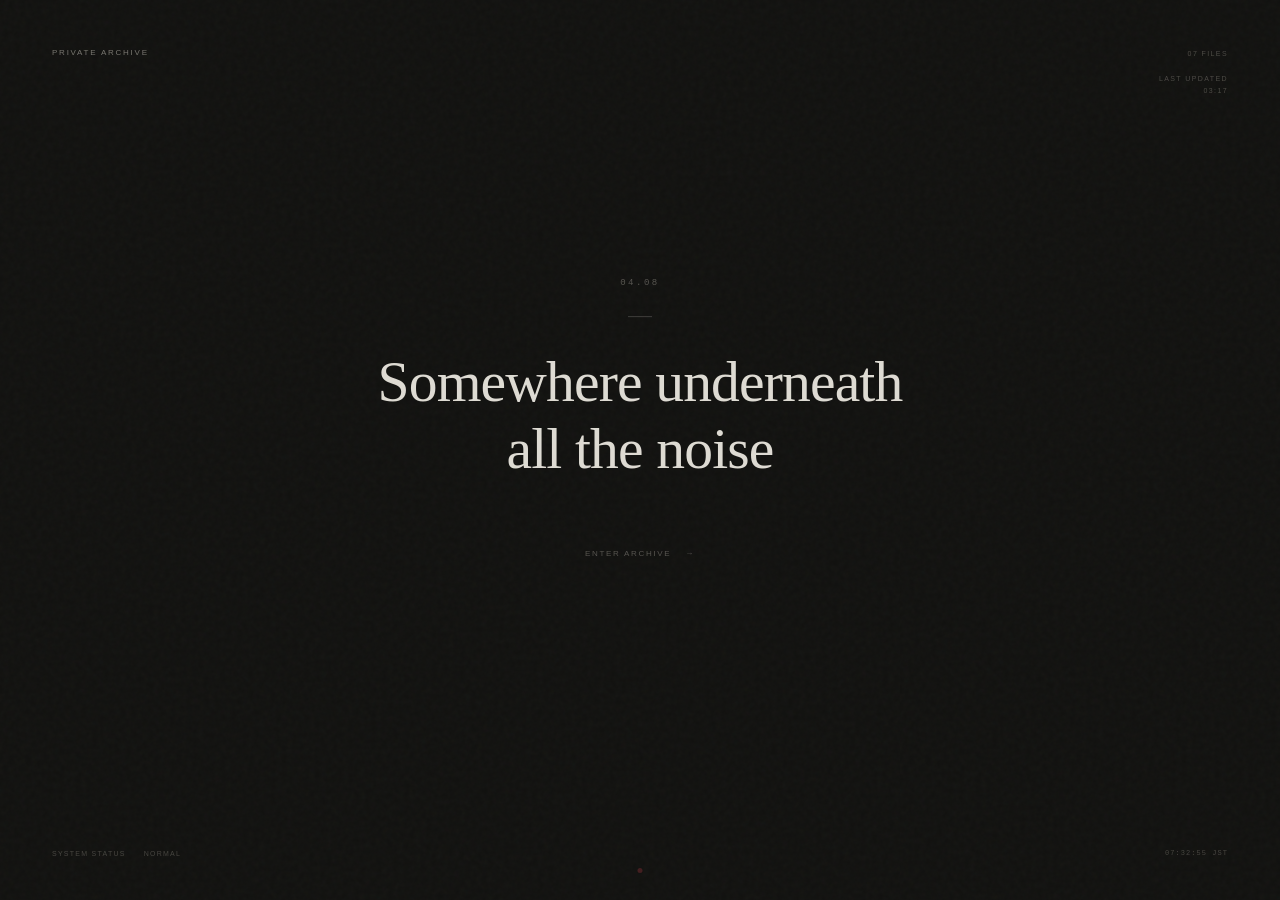
<file: index.html>
<!DOCTYPE html>
<html lang="zh-Hant">

<head>
  <meta charset="UTF-8">

  <meta
    name="viewport"
    content="width=device-width, initial-scale=1.0"
  >

  <title>Somewhere underneath all the noise</title>

  <link
    rel="stylesheet"
    href="css/global.css"
  >
</head>


<body>

  <!--

      Everything is where it should be.

      Except one.

  -->


  <!-- =====================================================
       HOME
       ===================================================== -->

  <main
    class="home-screen"
    id="homeScreen"
  >


    <!-- TOP LEFT -->

    <div class="home-label">
      PRIVATE ARCHIVE
    </div>


    <!-- TOP RIGHT -->

    <div class="home-meta">

      <div>
        07 FILES
      </div>

      <div class="meta-gap">
        LAST UPDATED
      </div>

      <div>
        03:17
      </div>

    </div>


    <!-- MAIN TITLE -->

    <section class="home-center">

      <div class="home-index">
        04.08
      </div>


      <div class="home-line"></div>


      <h1>
        Somewhere underneath
        <br>
        all the noise
      </h1>


      <button
        class="enter-button"
        id="enterArchive"
      >
        ENTER ARCHIVE
        <span>→</span>
      </button>

    </section>


    <!-- BOTTOM LEFT -->

    <div class="system-status">

      <span>
        SYSTEM STATUS
      </span>

      <span>
        NORMAL
      </span>

    </div>


    <!-- BOTTOM RIGHT -->

    <div
      class="jst-clock"
      id="jstClock"
    >
      --:--:-- JST
    </div>


    <!--
        This point exists from the beginning.

        Before Archive 07 is closed,
        it has no function.

        After Archive 07 is closed,
        its appearance remains unchanged.
    -->

    <button
      class="red-dot"
      id="redDot"
      aria-label=""
      tabindex="-1"
    ></button>


  </main>



  <!-- =====================================================
       ARCHIVE INDEX
       ===================================================== -->

  <main
    class="archive-index-screen"
    id="archiveIndex"
  >


    <!-- RETURN -->

    <button
      class="return-button index-return"
      id="returnHome"
    >
      <span>←</span>

      RETURN
    </button>


    <!-- TOP RIGHT -->

    <div class="index-meta">
      ARCHIVE INDEX
    </div>


    <!-- TITLE -->

    <section class="index-heading">

      <div class="index-small">
        PRIVATE ARCHIVE
      </div>

      <h2>
        INDEX
      </h2>

      <div class="index-heading-line"></div>

    </section>


    <!-- ARCHIVE LIST -->

    <section
      class="archive-list"
      id="archiveList"
    >
    </section>


    <!-- AVAILABILITY -->

    <div
      class="availability"
      id="availability"
    >
      01 / 07 AVAILABLE
    </div>


  </main>



  <script src="js/main.js"></script>

</body>

</html>
</file>
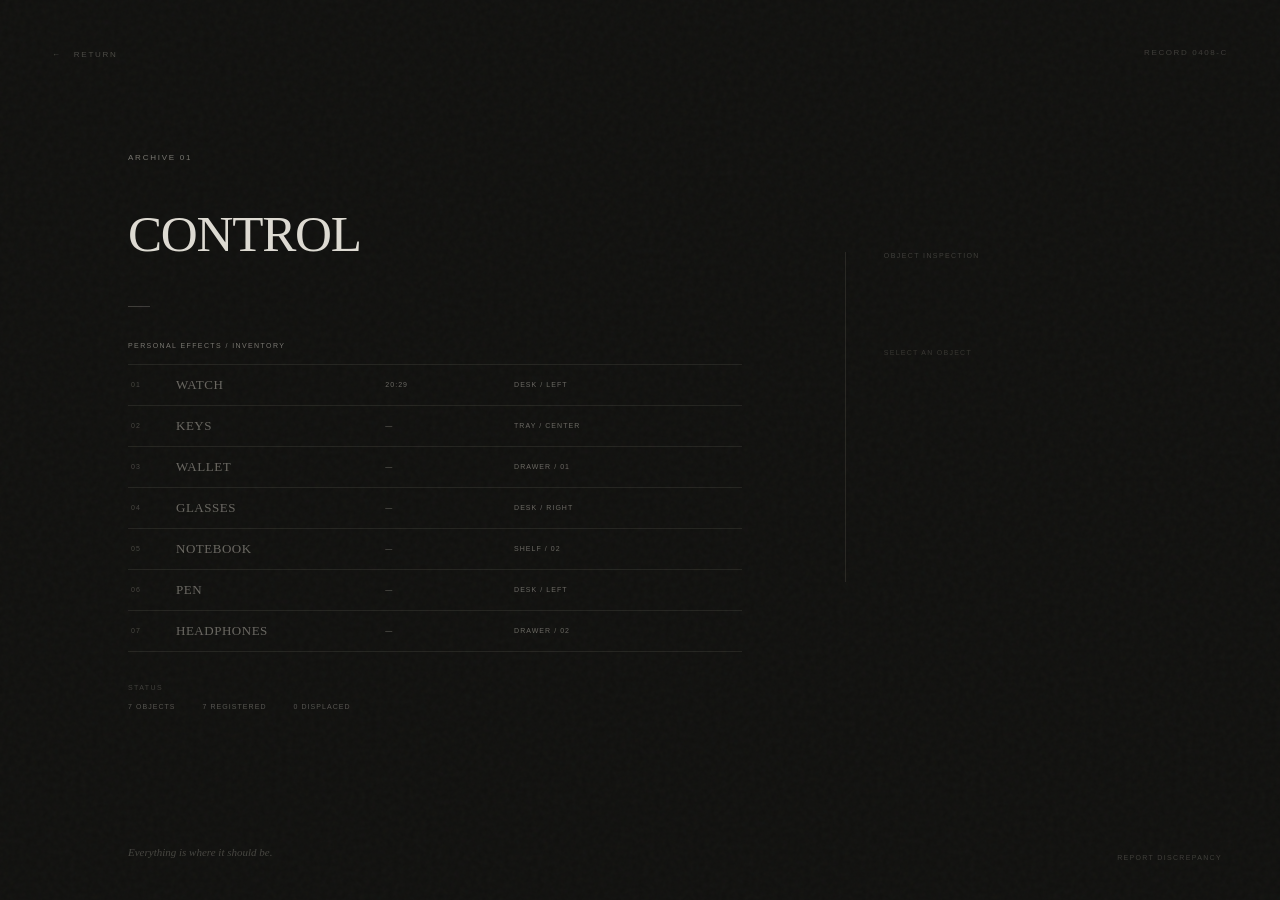
<file: archive/01-control.html>
<!DOCTYPE html>
<html lang="en">

<head>
  <meta charset="UTF-8">

  <meta
    name="viewport"
    content="width=device-width, initial-scale=1.0"
  >

  <title>01 / CONTROL</title>

  <link
    rel="stylesheet"
    href="../css/global.css"
  >

  <link
    rel="stylesheet"
    href="../css/control.css"
  >
</head>


<body>

  <!--

      Everything is where it should be.

      Except one.

      item_08 removed

  -->


  <main class="screen control-screen">


    <!-- RETURN -->

    <a
      class="return-button"
      href="../index.html#archive"
    >
      <span class="return-arrow">←</span>
      RETURN
    </a>



    <!-- TOP META -->

    <div class="control-meta">
      RECORD 0408-C
    </div>



    <!-- LEFT SIDE -->

    <section class="control-left">


      <div class="archive-number">
        ARCHIVE 01
      </div>


      <h1 class="control-heading">
        CONTROL
      </h1>


      <div class="small-line"></div>


      <div class="inventory-label">
        PERSONAL EFFECTS / INVENTORY
      </div>



      <!-- INVENTORY -->

      <div class="inventory">


        <button
          class="inventory-row watch-row"
          data-object="watch"
        >

          <span class="object-number">
            01
          </span>

          <span class="object-name">
            WATCH
          </span>

          <span class="object-value">
            20:29
          </span>

          <span class="object-location">
            DESK / LEFT
          </span>

        </button>



        <button
          class="inventory-row"
          data-object="keys"
        >

          <span class="object-number">
            02
          </span>

          <span class="object-name">
            KEYS
          </span>

          <span class="object-value">
            —
          </span>

          <span class="object-location">
            TRAY / CENTER
          </span>

        </button>



        <button
          class="inventory-row"
          data-object="wallet"
        >

          <span class="object-number">
            03
          </span>

          <span class="object-name">
            WALLET
          </span>

          <span class="object-value">
            —
          </span>

          <span class="object-location">
            DRAWER / 01
          </span>

        </button>



        <button
          class="inventory-row"
          data-object="glasses"
        >

          <span class="object-number">
            04
          </span>

          <span class="object-name">
            GLASSES
          </span>

          <span class="object-value">
            —
          </span>

          <span class="object-location">
            DESK / RIGHT
          </span>

        </button>



        <button
          class="inventory-row"
          data-object="notebook"
        >

          <span class="object-number">
            05
          </span>

          <span class="object-name">
            NOTEBOOK
          </span>

          <span class="object-value">
            —
          </span>

          <span class="object-location">
            SHELF / 02
          </span>

        </button>



        <button
          class="inventory-row"
          data-object="pen"
        >

          <span class="object-number">
            06
          </span>

          <span class="object-name">
            PEN
          </span>

          <span class="object-value">
            —
          </span>

          <span class="object-location">
            DESK / LEFT
          </span>

        </button>



        <button
          class="inventory-row"
          data-object="headphones"
        >

          <span class="object-number">
            07
          </span>

          <span class="object-name">
            HEADPHONES
          </span>

          <span class="object-value">
            —
          </span>

          <span class="object-location">
            DRAWER / 02
          </span>

        </button>


      </div>



      <!-- STATUS -->

      <div class="inventory-status">

        <div class="status-heading">
          STATUS
        </div>


        <div class="status-grid">

          <span>
            7 OBJECTS
          </span>

          <span>
            7 REGISTERED
          </span>

          <span id="discrepancyCount">
            0 DISPLACED
          </span>

        </div>

      </div>


    </section>



    <!-- RIGHT SIDE / INSPECTOR -->

    <aside class="inspector">


      <div class="inspector-label">
        OBJECT INSPECTION
      </div>


      <div
        class="inspector-content"
        id="inspectorContent"
      >

        <div class="empty-inspection">

          SELECT AN OBJECT

        </div>

      </div>


    </aside>



    <!-- BOTTOM -->

    <div
      class="control-message"
      id="controlMessage"
    >
      Everything is where it should be.
    </div>



    <button
      class="report-button"
      id="reportButton"
    >
      REPORT DISCREPANCY
    </button>


  </main>



  <!-- REPORT MODAL -->

  <div
    class="report-overlay"
    id="reportOverlay"
  >

    <div class="report-window">


      <button
        class="close-report"
        id="closeReport"
      >
        ×
      </button>


      <div class="report-title">
        DISCREPANCY REPORT
      </div>



      <label>
        OBJECT ID
      </label>

      <input
        id="objectId"
        type="text"
        maxlength="2"
        autocomplete="off"
      >



      <label>
        DISCREPANCY
      </label>

      <input
        id="discrepancy"
        type="text"
        autocomplete="off"
      >



      <button
        class="submit-report"
        id="submitReport"
      >
        SUBMIT
      </button>



      <div
        class="report-response"
        id="reportResponse"
      ></div>


    </div>

  </div>



  <!-- COMPLETION -->

  <div
    class="completion-overlay"
    id="completionOverlay"
  >

    <div class="completion-text">

      <div id="completionLine1"></div>

      <div
        class="completion-main"
        id="completionLine2"
      ></div>

      <div
        class="completion-access"
        id="completionLine3"
      ></div>

    </div>

  </div>



  <script src="../js/control.js"></script>

</body>
</html>
</file>
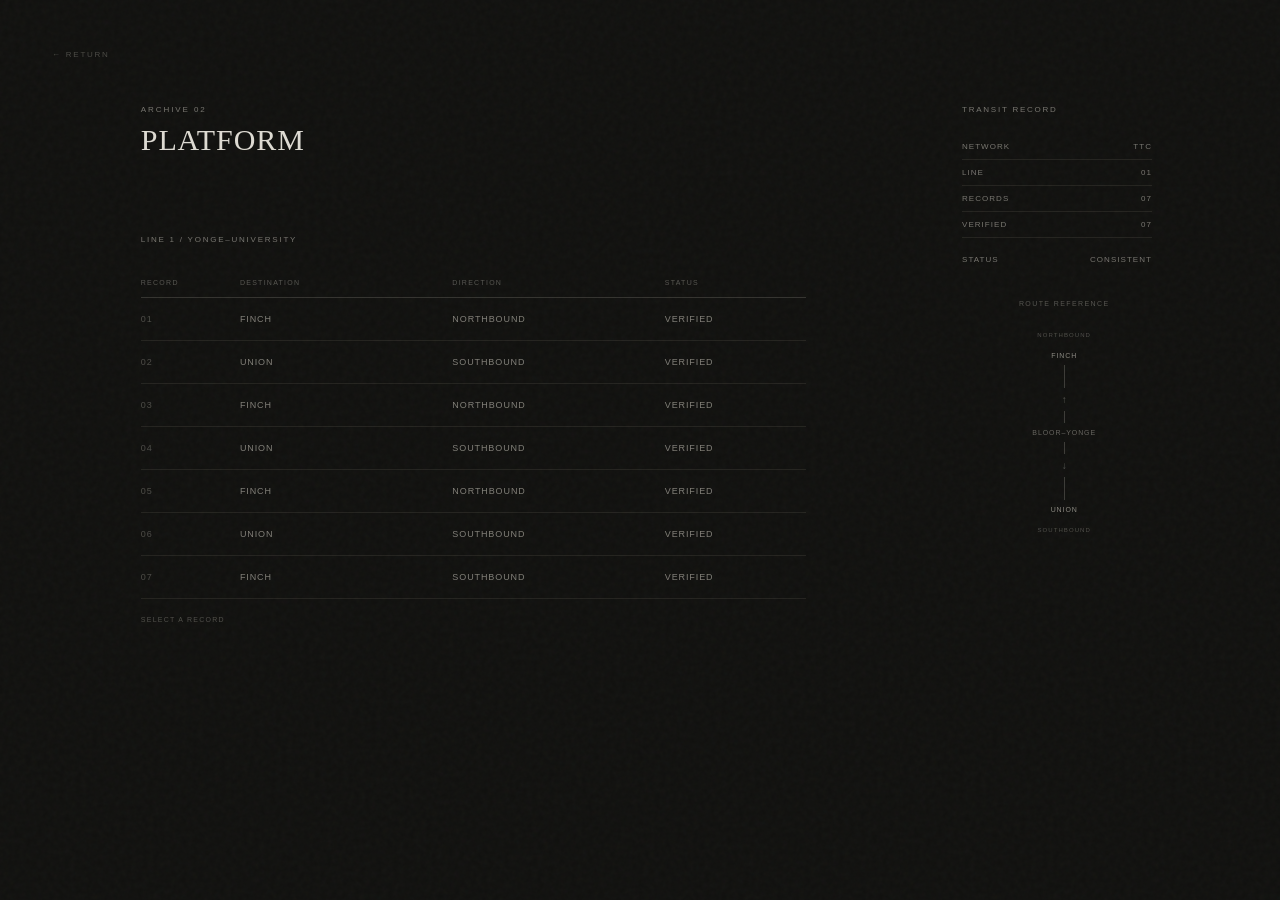
<file: archive/02-platform.html>
<!DOCTYPE html>
<html lang="en">

<head>
  <meta charset="UTF-8">

  <meta
    name="viewport"
    content="width=device-width, initial-scale=1.0"
  >

  <title>PLATFORM — PRIVATE ARCHIVE</title>

  <link
    rel="stylesheet"
    href="../css/global.css"
  >

  <link
    rel="stylesheet"
    href="../css/platform.css"
  >
</head>


<body class="platform-body">


  <!-- =====================================================
       RETURN
       ===================================================== -->

  <a
    class="return-button"
    href="../index.html#archive"
  >
    ← RETURN
  </a>



  <!-- =====================================================
       HEADER
       ===================================================== -->

  <header class="platform-header">

    <div class="archive-number">
      ARCHIVE 02
    </div>

    <div class="archive-title">
      PLATFORM
    </div>

  </header>



  <!-- =====================================================
       SYSTEM INFORMATION
       ===================================================== -->

  <aside class="system-info">

    <div class="system-heading">
      TRANSIT RECORD
    </div>

    <div class="system-row">
      <span>NETWORK</span>
      <span>TTC</span>
    </div>

    <div class="system-row">
      <span>LINE</span>
      <span>01</span>
    </div>

    <div class="system-row">
      <span>RECORDS</span>
      <span>07</span>
    </div>

    <div class="system-row">
      <span>VERIFIED</span>
      <span>07</span>
    </div>

    <div class="system-row status-row">
      <span>STATUS</span>

      <span id="systemStatus">
        CONSISTENT
      </span>
    </div>

  </aside>



  <!-- =====================================================
       RECORD DATABASE
       ===================================================== -->

  <main class="platform-main">

    <div class="record-label">
      LINE 1 / YONGE–UNIVERSITY
    </div>


    <div class="record-head">

      <span>
        RECORD
      </span>

      <span>
        DESTINATION
      </span>

      <span>
        DIRECTION
      </span>

      <span>
        STATUS
      </span>

    </div>


    <!-- 01 -->

    <button
      class="train-record"
      data-record="01"
      data-place="FINCH"
      data-direction="NORTHBOUND"
      data-route="north"
      type="button"
    >

      <span class="record-number">
        01
      </span>

      <span>
        FINCH
      </span>

      <span>
        NORTHBOUND
      </span>

      <span>
        VERIFIED
      </span>

    </button>


    <!-- 02 -->

    <button
      class="train-record"
      data-record="02"
      data-place="UNION"
      data-direction="SOUTHBOUND"
      data-route="south"
      type="button"
    >

      <span class="record-number">
        02
      </span>

      <span>
        UNION
      </span>

      <span>
        SOUTHBOUND
      </span>

      <span>
        VERIFIED
      </span>

    </button>


    <!-- 03 -->

    <button
      class="train-record"
      data-record="03"
      data-place="FINCH"
      data-direction="NORTHBOUND"
      data-route="north"
      type="button"
    >

      <span class="record-number">
        03
      </span>

      <span>
        FINCH
      </span>

      <span>
        NORTHBOUND
      </span>

      <span>
        VERIFIED
      </span>

    </button>


    <!-- 04 -->

    <button
      class="train-record"
      data-record="04"
      data-place="UNION"
      data-direction="SOUTHBOUND"
      data-route="south"
      type="button"
    >

      <span class="record-number">
        04
      </span>

      <span>
        UNION
      </span>

      <span>
        SOUTHBOUND
      </span>

      <span>
        VERIFIED
      </span>

    </button>


    <!-- 05 -->

    <button
      class="train-record"
      data-record="05"
      data-place="FINCH"
      data-direction="NORTHBOUND"
      data-route="north"
      type="button"
    >

      <span class="record-number">
        05
      </span>

      <span>
        FINCH
      </span>

      <span>
        NORTHBOUND
      </span>

      <span>
        VERIFIED
      </span>

    </button>


    <!-- 06 -->

    <button
      class="train-record"
      data-record="06"
      data-place="UNION"
      data-direction="SOUTHBOUND"
      data-route="south"
      type="button"
    >

      <span class="record-number">
        06
      </span>

      <span>
        UNION
      </span>

      <span>
        SOUTHBOUND
      </span>

      <span>
        VERIFIED
      </span>

    </button>


    <!-- 07
         Visually identical to every other record.
    -->

    <button
      class="train-record"
      data-record="07"
      data-place="FINCH"
      data-direction="SOUTHBOUND"
      data-route="south"
      data-discrepancy="label"
      type="button"
    >

      <span class="record-number">
        07
      </span>

      <span>
        FINCH
      </span>

      <span>
        SOUTHBOUND
      </span>

      <span>
        VERIFIED
      </span>

    </button>


    <div
      class="record-feedback"
      id="recordFeedback"
    >
      SELECT A RECORD
    </div>

  </main>



  <!-- =====================================================
       ROUTE REFERENCE
       ===================================================== -->

  <section class="route-reference">

    <div class="route-heading">
      ROUTE REFERENCE
    </div>


    <div class="direction-label">
      NORTHBOUND
    </div>


    <div class="route-map">

      <div class="station major">
        FINCH
      </div>

      <div class="route-line"></div>

      <div class="route-arrow">
        ↑
      </div>

      <div class="route-line short"></div>

      <div class="station">
        BLOOR–YONGE
      </div>

      <div class="route-line short"></div>

      <div class="route-arrow">
        ↓
      </div>

      <div class="route-line"></div>

      <div class="station major">
        UNION
      </div>

    </div>


    <div class="direction-label south">
      SOUTHBOUND
    </div>

  </section>



  <!-- =====================================================
       RECORD INSPECTOR
       ===================================================== -->

  <section
    class="inspector"
    id="inspector"
  >

    <div class="inspector-panel">

      <div
        class="inspector-label"
        id="inspectorLabel"
      >
        RECORD 01
      </div>


      <div class="inspector-line"></div>


      <div class="inspector-field">

        <button
          class="field-name"
          id="destinationLabel"
          type="button"
        >
          DESTINATION
        </button>

        <span id="inspectorPlace">
          FINCH
        </span>

      </div>


      <div class="inspector-field">

        <span>
          DIRECTION
        </span>

        <span id="inspectorDirection">
          NORTHBOUND
        </span>

      </div>


      <div class="inspector-field">

        <span>
          STATUS
        </span>

        <span id="recordStatus">
          VERIFIED
        </span>

      </div>


      <div class="inspector-actions">

        <button
          class="trace-button"
          id="traceRoute"
          type="button"
        >
          TRACE ROUTE
        </button>

        <button
          class="close-inspector"
          id="closeInspector"
          type="button"
        >
          CLOSE
        </button>

      </div>

    </div>

  </section>



  <!-- =====================================================
       TRACE ROUTE
       ===================================================== -->

  <section
    class="trace-overlay"
    id="traceOverlay"
  >

    <div class="trace-content">

      <div
        class="trace-label"
        id="traceLabel"
      >
        RECORD 01 / ROUTE TRACE
      </div>


      <div
        class="trace-route"
        id="traceRouteVisual"
      >
      </div>


      <div
        class="trace-status"
        id="traceStatus"
      >
        CALCULATING
      </div>


      <button
        class="trace-return"
        id="traceReturn"
        type="button"
      >
        RETURN TO RECORD
      </button>

    </div>

  </section>



  <!-- =====================================================
       COMPLETION
       ===================================================== -->

  <section
    class="platform-complete"
    id="platformComplete"
  >

    <div class="complete-small">
      ARCHIVE 02 / COMPLETE
    </div>


    <div class="complete-message">

      <span>
        The record was correct.
      </span>

      <span>
        The label wasn't.
      </span>

    </div>


    <div class="complete-next">
      ARCHIVE 03 / ACCESS RESTORED
    </div>

  </section>



  <!--

      transit records verified.

      values correct.
      directions correct.

      record_07:
      field_label: incorrect

      source_08:
      unindexed

  -->


  <script src="../js/platform.js"></script>

</body>

</html>
</file>
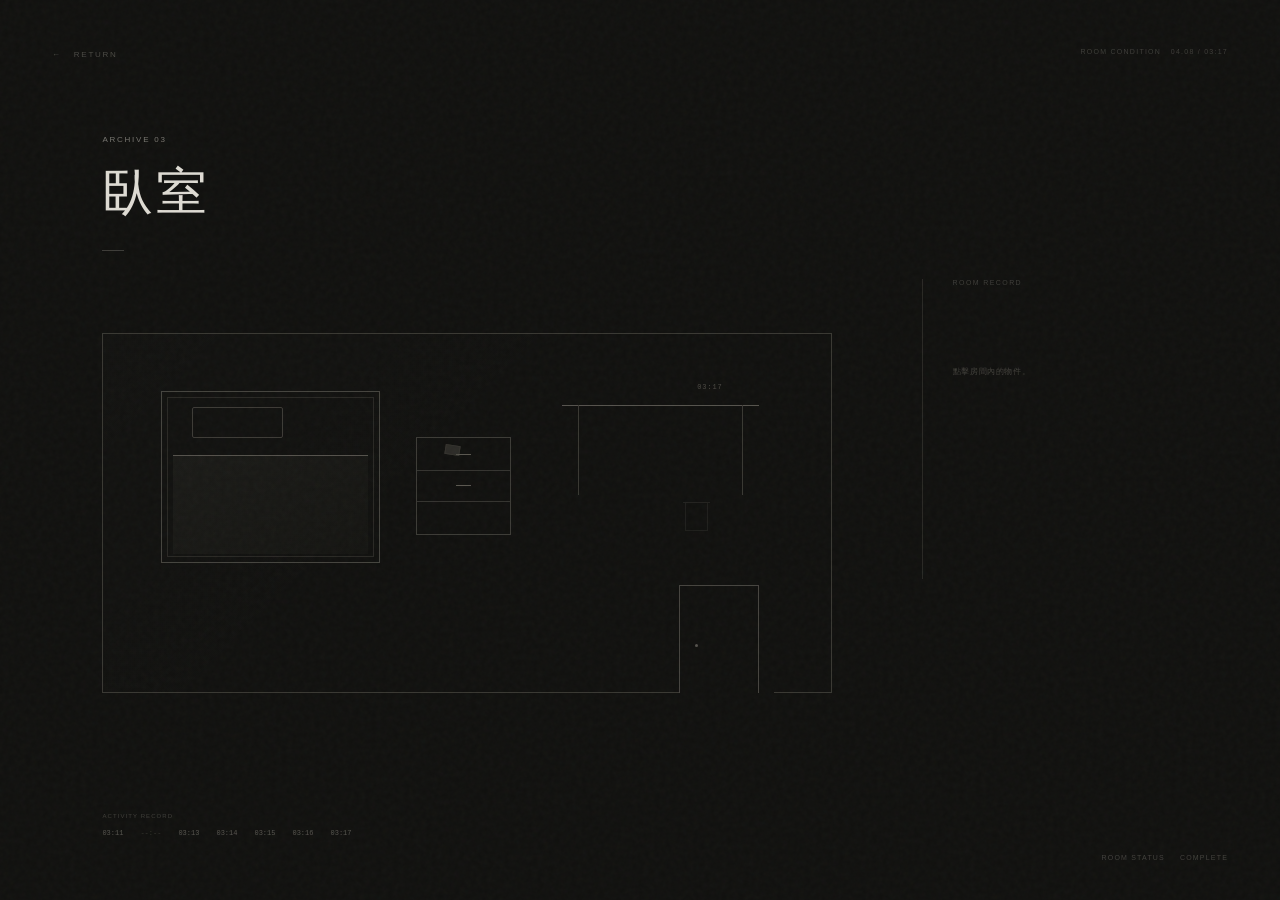
<file: archive/03-bedroom.html>
<!DOCTYPE html>
<html lang="zh-Hant">

<head>

  <meta charset="UTF-8">

  <meta
    name="viewport"
    content="width=device-width, initial-scale=1.0"
  >

  <title>03 / 臥室</title>

  <link
    rel="stylesheet"
    href="../css/global.css"
  >

  <link
    rel="stylesheet"
    href="../css/bedroom.css"
  >

</head>


<body>

  <!--

      room inventory

      occupant_01: absent
      visitor_01: unknown

      photograph_08:
      do not index

  -->


  <main class="screen bedroom-screen">


    <a
      class="return-button"
      href="../index.html#archive"
    >
      <span class="return-arrow">←</span>
      RETURN
    </a>


    <div class="bedroom-meta">
      ROOM CONDITION&nbsp;&nbsp;&nbsp;04.08 / 03:17
    </div>



    <!-- TITLE -->

    <section class="bedroom-heading">

      <div class="archive-number">
        ARCHIVE 03
      </div>

      <h1>
        臥室
      </h1>

      <div class="heading-line"></div>

    </section>



    <!-- ROOM -->

    <section
      class="room"
      id="room"
    >


      <!-- WALLS -->

      <div class="room-wall wall-top"></div>
      <div class="room-wall wall-left"></div>
      <div class="room-wall wall-right"></div>
      <div class="room-wall wall-bottom-left"></div>
      <div class="room-wall wall-bottom-right"></div>



      <!-- BED -->

      <button
        class="room-object bed"
        data-object="bed"
        aria-label="床"
      >

        <span class="bed-frame"></span>

        <span
          class="blanket"
          id="blanket"
        ></span>

        <span class="pillow"></span>

      </button>



      <!-- HIDDEN PHOTO UNDER BLANKET -->

      <button
        class="hidden-photo"
        id="hiddenPhoto"
        aria-label="照片"
      >

        <span>
          03:12
        </span>

      </button>



      <!-- DRAWER / CABINET -->

      <button
        class="room-object drawer"
        data-object="drawer"
        aria-label="抽屜"
      >

        <span></span>
        <span></span>

      </button>



      <!-- NOTE ON CABINET -->

      <button
        class="floor-note"
        id="floorNote"
        aria-label="紙張"
      ></button>



      <!-- DESK -->

      <button
        class="room-object desk"
        data-object="desk"
        aria-label="書桌"
      >

        <span class="desk-surface"></span>

        <span class="desk-leg leg-left"></span>
        <span class="desk-leg leg-right"></span>

      </button>



      <!-- CLOCK -->

      <div class="room-clock">
        03:17
      </div>



      <!-- WASTE BIN UNDER DESK -->

      <button
        class="room-object waste-bin"
        data-object="waste"
        aria-label="垃圾桶"
      ></button>



      <!-- DOOR -->

      <button
        class="room-object door"
        data-object="door"
        aria-label="門"
      >

        <span class="door-handle"></span>

      </button>


    </section>



    <!-- INSPECTOR -->

    <aside class="bedroom-inspector">

      <div class="inspector-label">
        ROOM RECORD
      </div>


      <div
        class="bedroom-inspector-content"
        id="bedroomInspector"
      >

        <div class="empty-inspection">
          點擊房間內的物件。
        </div>

      </div>

    </aside>



    <!-- TIMELINE -->

    <section class="room-timeline">

      <div class="timeline-title">
        ACTIVITY RECORD
      </div>


      <div class="timeline-values">

        <span>03:11</span>

        <span
          class="missing-time"
          id="missingTime"
        >
          --:--
        </span>

        <span>03:13</span>
        <span>03:14</span>
        <span>03:15</span>
        <span>03:16</span>
        <span>03:17</span>

      </div>

    </section>



    <!-- STATUS -->

    <div class="room-status">

      <span>
        ROOM STATUS
      </span>

      <span id="roomStatus">
        COMPLETE
      </span>

    </div>


  </main>



  <!-- =====================================================
       NOTE
       ===================================================== -->

  <div
    class="note-overlay"
    id="noteOverlay"
  >

    <div class="note-paper">

      <button
        class="overlay-close"
        id="noteClose"
      >
        ×
      </button>


      <div class="note-time">
        03:15
      </div>


      <div class="note-text">
        我什麼都沒有留下。
      </div>

    </div>

  </div>



  <!-- =====================================================
       PHOTO
       ===================================================== -->

  <div
    class="photo-overlay"
    id="photoOverlay"
  >

    <div class="photo-back">


      <div class="photo-time">
        03:12
      </div>


      <div class="photo-message">
        你不該找到這個。
      </div>


      <div class="photo-actions">

        <button id="keepPhoto">
          留下
        </button>

        <button id="removePhoto">
          移除
        </button>

      </div>


    </div>

  </div>



  <!-- =====================================================
       GOOD MESSAGE
       ===================================================== -->

  <div
    class="bedroom-message-overlay"
    id="bedroomMessageOverlay"
  >

    <div
      class="bedroom-message"
      id="bedroomMessage"
    ></div>

  </div>



  <!-- =====================================================
       COMPLETION
       ===================================================== -->

  <div
    class="bedroom-completion"
    id="bedroomCompletion"
  >

    <div class="bedroom-completion-content">


      <div
        id="bedroomCompleteTop"
      ></div>


      <div
        class="bedroom-complete-main"
        id="bedroomCompleteMain"
      ></div>


      <div
        class="bedroom-complete-second"
        id="bedroomCompleteSecond"
      ></div>


      <div
        class="bedroom-complete-access"
        id="bedroomCompleteAccess"
      ></div>


    </div>

  </div>



  <script src="../js/bedroom.js"></script>

</body>

</html>
</file>
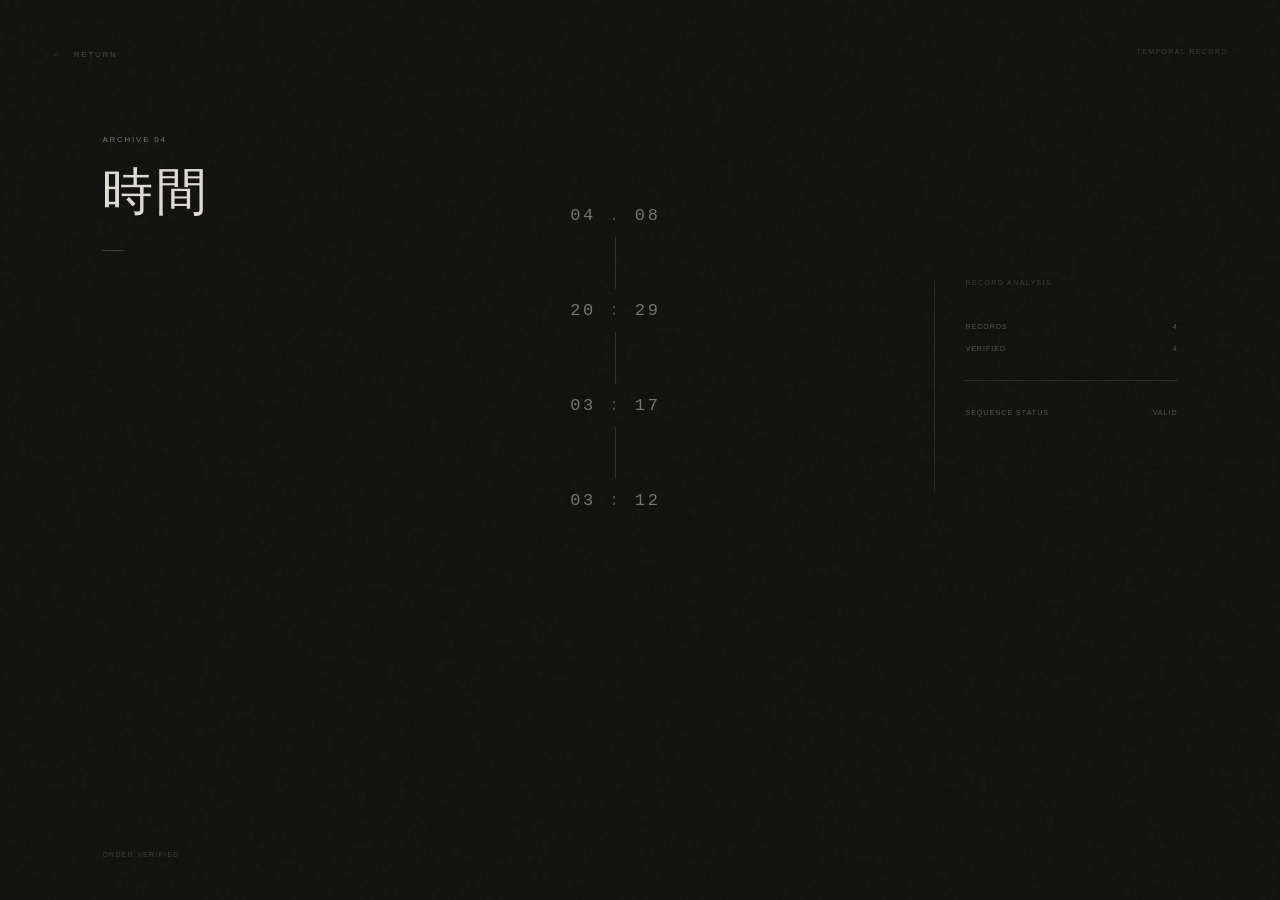
<file: archive/04-time.html>
<!DOCTYPE html>
<html lang="zh-Hant">

<head>
  <meta charset="UTF-8">

  <meta
    name="viewport"
    content="width=device-width, initial-scale=1.0"
  >

  <title>04 / 時間</title>

  <link
    rel="stylesheet"
    href="../css/global.css"
  >

  <link
    rel="stylesheet"
    href="../css/time.css"
  >
</head>

<body>

  <!--

      timestamps are labels.
      labels are instructions.

      08 has never been a time.

  -->

  <main class="screen time-screen">

    <a
      class="return-button"
      href="../index.html#archive"
    >
      <span class="return-arrow">←</span>
      RETURN
    </a>


    <div class="time-meta">
      TEMPORAL RECORD
    </div>


    <!-- TITLE -->

    <section class="time-heading">

      <div class="archive-number">
        ARCHIVE 04
      </div>

      <h1>
        時間
      </h1>

      <div class="heading-line"></div>

    </section>


    <!-- CENTRAL RECORD -->

    <section class="temporal-record">

      <div class="record-line">

        <button
          class="time-value special-time"
          id="specialTime"
        >
          <span>04</span>
          <span
            class="separator"
            id="specialSeparator"
          >.</span>
          <span>08</span>
        </button>

      </div>


      <div class="vertical-line"></div>


      <div class="record-line">

        <button class="time-value">
          <span>20</span>
          <span class="separator">:</span>
          <span>29</span>
        </button>

      </div>


      <div class="vertical-line"></div>


      <div class="record-line">

        <button class="time-value">
          <span>03</span>
          <span class="separator">:</span>
          <span>17</span>
        </button>

      </div>


      <div class="vertical-line"></div>


      <div class="record-line">

        <button class="time-value">
          <span>03</span>
          <span class="separator">:</span>
          <span>12</span>
        </button>

      </div>

    </section>


    <!-- STATUS PANEL -->

    <aside class="time-inspector">

      <div class="time-inspector-label">
        RECORD ANALYSIS
      </div>


      <div class="analysis-row">

        <span>
          RECORDS
        </span>

        <span>
          4
        </span>

      </div>


      <div class="analysis-row">

        <span>
          VERIFIED
        </span>

        <span id="verifiedCount">
          4
        </span>

      </div>


      <div class="analysis-divider"></div>


      <div class="analysis-row">

        <span>
          SEQUENCE STATUS
        </span>

        <span id="sequenceStatus">
          VALID
        </span>

      </div>


      <div
        class="format-message"
        id="formatMessage"
      ></div>

    </aside>


    <!-- BOTTOM MESSAGE -->

    <div
      class="order-message"
      id="orderMessage"
    >
      ORDER VERIFIED
    </div>

  </main>


  <!-- =====================================================
       CLASSIFICATION
       ===================================================== -->

  <div
    class="classification-overlay"
    id="classificationOverlay"
  >

    <div class="classification-window">

      <div class="classification-label">
        FORMAT RECOVERED
      </div>


      <div class="classification-values">

        <span>04 : 08</span>
        <span>20 : 29</span>
        <span>03 : 17</span>
        <span>03 : 12</span>

      </div>


      <div class="classification-question">
        READ AS
      </div>


      <div class="classification-options">

        <button data-answer="time">
          TIME
        </button>

        <button data-answer="date">
          DATE
        </button>

        <button data-answer="coordinate">
          COORDINATE
        </button>

        <button data-answer="index">
          INDEX
        </button>

      </div>


      <div
        class="classification-response"
        id="classificationResponse"
      ></div>

    </div>

  </div>


  <!-- =====================================================
       REVEAL
       ===================================================== -->

  <div
    class="time-reveal"
    id="timeReveal"
  >

    <div class="time-reveal-content">

      <div
        class="reveal-numbers"
        id="revealNumbers"
      >

        <div>04 <span>:</span> 08</div>
        <div>20 <span>:</span> 29</div>
        <div>03 <span>:</span> 17</div>
        <div>03 <span>:</span> 12</div>

      </div>


      <div
        class="reveal-message"
        id="revealMessage"
      ></div>

    </div>

  </div>


  <!-- =====================================================
       COMPLETION
       ===================================================== -->

  <div
    class="time-completion"
    id="timeCompletion"
  >

    <div class="time-completion-content">

      <div
        id="timeCompleteTop"
      ></div>


      <div
        class="time-complete-main"
        id="timeCompleteMain"
      ></div>


      <div
        class="time-complete-second"
        id="timeCompleteSecond"
      ></div>


      <div
        class="time-complete-access"
        id="timeCompleteAccess"
      ></div>

    </div>

  </div>


  <script src="../js/time.js"></script>

</body>

</html>
</file>
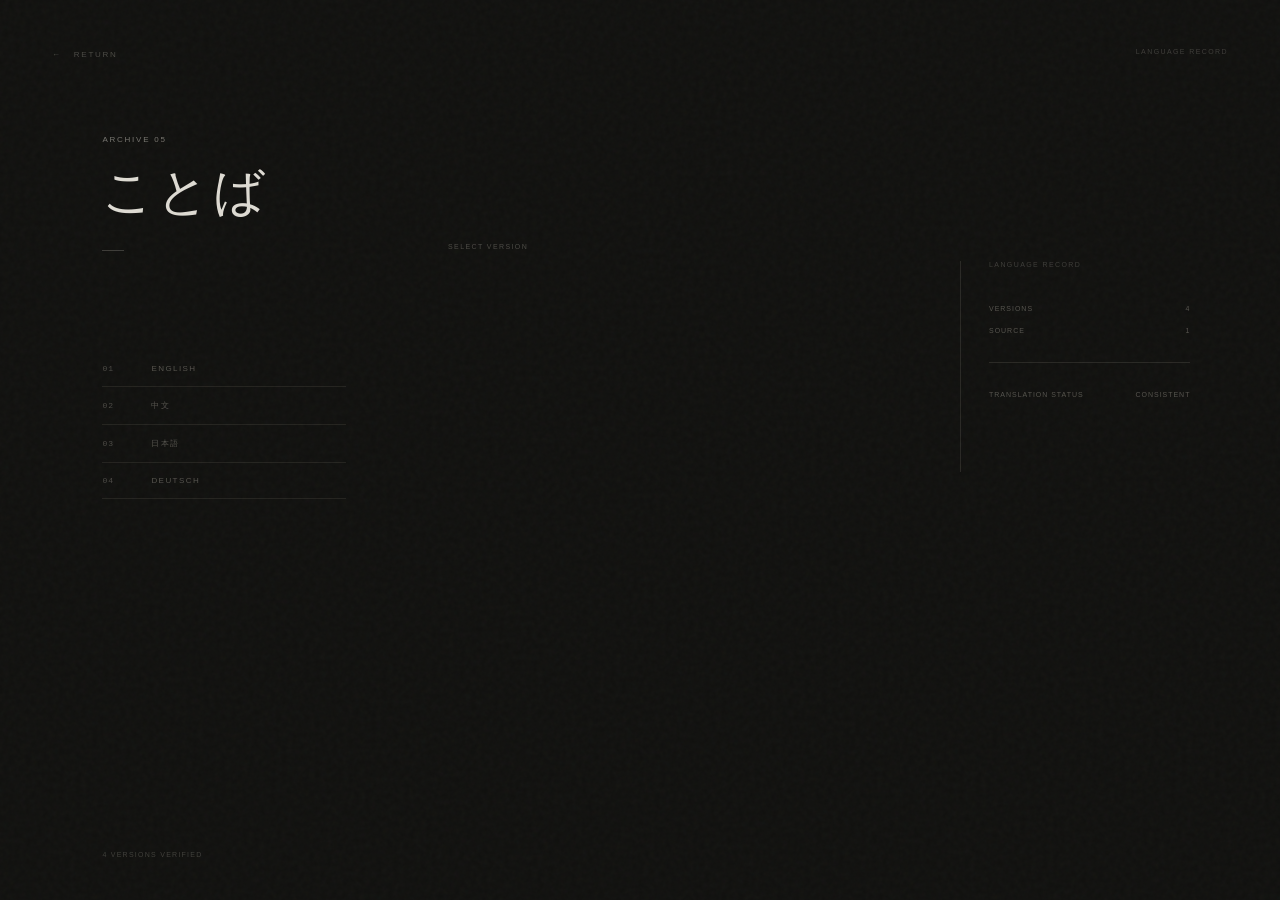
<file: archive/05-kotoba.html>
<!DOCTYPE html>
<html lang="zh-Hant">

<head>

  <meta charset="UTF-8">

  <meta
    name="viewport"
    content="width=device-width, initial-scale=1.0"
  >

  <title>05 / ことば</title>

  <link
    rel="stylesheet"
    href="../css/global.css"
  >

  <link
    rel="stylesheet"
    href="../css/kotoba.css"
  >

</head>


<body>


  <!--

      version_01: translated
      version_02: translated
      version_03: translated
      version_04: translated

      source_08:
      language: null

  -->


  <main class="screen kotoba-screen">


    <!-- RETURN -->

    <a
      class="return-button"
      href="../index.html#archive"
    >
      <span>←</span>
      RETURN
    </a>



    <!-- TOP RIGHT -->

    <div class="kotoba-meta">
      LANGUAGE RECORD
    </div>



    <!-- ===================================================
         TITLE
         =================================================== -->

    <section class="kotoba-heading">

      <div class="archive-number">
        ARCHIVE 05
      </div>

      <h1>
        ことば
      </h1>

      <div class="heading-line"></div>

    </section>



    <!-- ===================================================
         LANGUAGE LIST
         =================================================== -->

    <section class="language-list">

      <button
        class="language-item"
        data-language="en"
      >

        <span class="language-number">
          01
        </span>

        <span class="language-name">
          ENGLISH
        </span>

      </button>


      <button
        class="language-item"
        data-language="zh"
      >

        <span class="language-number">
          02
        </span>

        <span class="language-name">
          中文
        </span>

      </button>


      <button
        class="language-item"
        data-language="ja"
      >

        <span class="language-number">
          03
        </span>

        <span class="language-name">
          日本語
        </span>

      </button>


      <button
        class="language-item"
        data-language="de"
      >

        <span class="language-number">
          04
        </span>

        <span class="language-name">
          DEUTSCH
        </span>

      </button>

    </section>



    <!-- ===================================================
         TEXT VIEWER
         =================================================== -->

    <section
      class="language-viewer"
      id="languageViewer"
    >

      <div
        class="viewer-language"
        id="viewerLanguage"
      >
        SELECT VERSION
      </div>


      <div
        class="viewer-text"
        id="viewerText"
      ></div>


      <button
        class="compare-button"
        id="compareButton"
      >
        COMPARE
      </button>

    </section>



    <!-- ===================================================
         STATUS
         =================================================== -->

    <aside class="language-status">

      <div class="status-heading">
        LANGUAGE RECORD
      </div>


      <div class="status-row">

        <span>
          VERSIONS
        </span>

        <span>
          4
        </span>

      </div>


      <div class="status-row">

        <span>
          SOURCE
        </span>

        <span>
          1
        </span>

      </div>


      <div class="status-divider"></div>


      <div class="status-row status-translation">

        <span>
          TRANSLATION STATUS
        </span>

        <span id="translationStatus">
          CONSISTENT
        </span>

      </div>


      <div
        class="status-message"
        id="statusMessage"
      ></div>

    </aside>



    <!-- BOTTOM -->

    <div
      class="kotoba-bottom-status"
      id="bottomStatus"
    >
      4 VERSIONS VERIFIED
    </div>


  </main>



  <!-- =====================================================
       LANGUAGE SELECTION FOR COMPARISON
       ===================================================== -->

  <div
    class="compare-select-overlay"
    id="compareSelectOverlay"
  >

    <div class="compare-select-window">

      <div class="compare-select-label">
        COMPARE WITH
      </div>


      <div
        class="compare-language-options"
        id="compareLanguageOptions"
      ></div>


      <button
        class="cancel-compare"
        id="cancelCompare"
      >
        CANCEL
      </button>

    </div>

  </div>



  <!-- =====================================================
       COMPARISON
       ===================================================== -->

  <div
    class="comparison-overlay"
    id="comparisonOverlay"
  >

    <div class="comparison-window">


      <div class="comparison-header">

        <div
          class="comparison-language-name"
          id="comparisonLeftName"
        ></div>


        <div class="comparison-label">
          ALIGNMENT
        </div>


        <div
          class="comparison-language-name"
          id="comparisonRightName"
        ></div>

      </div>



      <div
        class="comparison-body"
        id="comparisonBody"
      ></div>



      <div class="comparison-footer">

        <div
          class="comparison-result"
          id="comparisonResult"
        >
          ALIGNMENT COMPLETE
        </div>


        <button
          class="close-comparison"
          id="closeComparison"
        >
          CLOSE
        </button>

      </div>


    </div>

  </div>



  <!-- =====================================================
       INDEX INPUT
       ===================================================== -->

  <div
    class="index-overlay"
    id="indexOverlay"
  >

    <div class="index-window">


      <div class="index-label">
        INDEX REQUIRED
      </div>


      <div class="index-entry">

        <input
          id="indexLeft"
          type="text"
          maxlength="2"
          inputmode="numeric"
          autocomplete="off"
          placeholder="__"
        >


        <span>
          /
        </span>


        <input
          id="indexRight"
          type="text"
          maxlength="2"
          inputmode="numeric"
          autocomplete="off"
          placeholder="__"
        >

      </div>


      <button
        class="index-submit"
        id="indexSubmit"
      >
        VERIFY
      </button>


      <div
        class="index-response"
        id="indexResponse"
      ></div>


      <button
        class="index-close"
        id="indexClose"
      >
        CANCEL
      </button>


    </div>

  </div>



  <!-- =====================================================
       RESTORED SENTENCE
       ===================================================== -->

  <div
    class="sentence-overlay"
    id="sentenceOverlay"
  >

    <div class="sentence-window">


      <div class="sentence-meta">
        SOURCE POSITION 08
      </div>


      <div
        class="restored-sentence"
        id="restoredSentence"
      >
        Ich wollte, dass du mich findest.
      </div>


      <button
        class="translate-button"
        id="translateButton"
      >
        TRANSLATE
      </button>


      <div
        class="translation-response"
        id="translationResponse"
      ></div>


    </div>

  </div>



  <!-- =====================================================
       RESTORE SOURCE
       ===================================================== -->

  <div
    class="restore-overlay"
    id="restoreOverlay"
  >

    <div class="restore-window">


      <div class="restore-question">
        RESTORE SOURCE?
      </div>


      <div class="restore-options">

        <button
          id="restoreButton"
        >
          RESTORE
        </button>


        <button
          id="ignoreButton"
        >
          IGNORE
        </button>

      </div>


    </div>

  </div>



  <!-- =====================================================
       SOURCE 08 REVEAL
       ===================================================== -->

  <div
    class="source-overlay"
    id="sourceOverlay"
  >

    <div class="source-window">


      <div
        class="source-versions"
        id="sourceVersions"
      >

        <div>
          <span>ENGLISH</span>
          <span class="source-dash">—</span>
        </div>

        <div>
          <span>中文</span>
          <span class="source-dash">—</span>
        </div>

        <div>
          <span>日本語</span>
          <span class="source-dash">—</span>
        </div>

        <div>
          <span>DEUTSCH</span>
          <span class="source-dash">—</span>
        </div>

      </div>


      <div
        class="source-eight"
        id="sourceEight"
      >
        SOURCE 08
      </div>


      <div
        class="source-message"
        id="sourceMessage"
      ></div>


    </div>

  </div>



  <!-- =====================================================
       COMPLETION
       ===================================================== -->

  <div
    class="kotoba-completion"
    id="kotobaCompletion"
  >

    <div class="kotoba-completion-content">


      <div
        class="completion-top"
        id="completionTop"
      ></div>


      <div
        class="completion-main"
        id="completionMain"
      ></div>


      <div
        class="completion-source"
        id="completionSource"
      ></div>


      <div
        class="completion-access"
        id="completionAccess"
      ></div>


    </div>

  </div>



  <script src="../js/kotoba.js"></script>


</body>

</html>
</file>
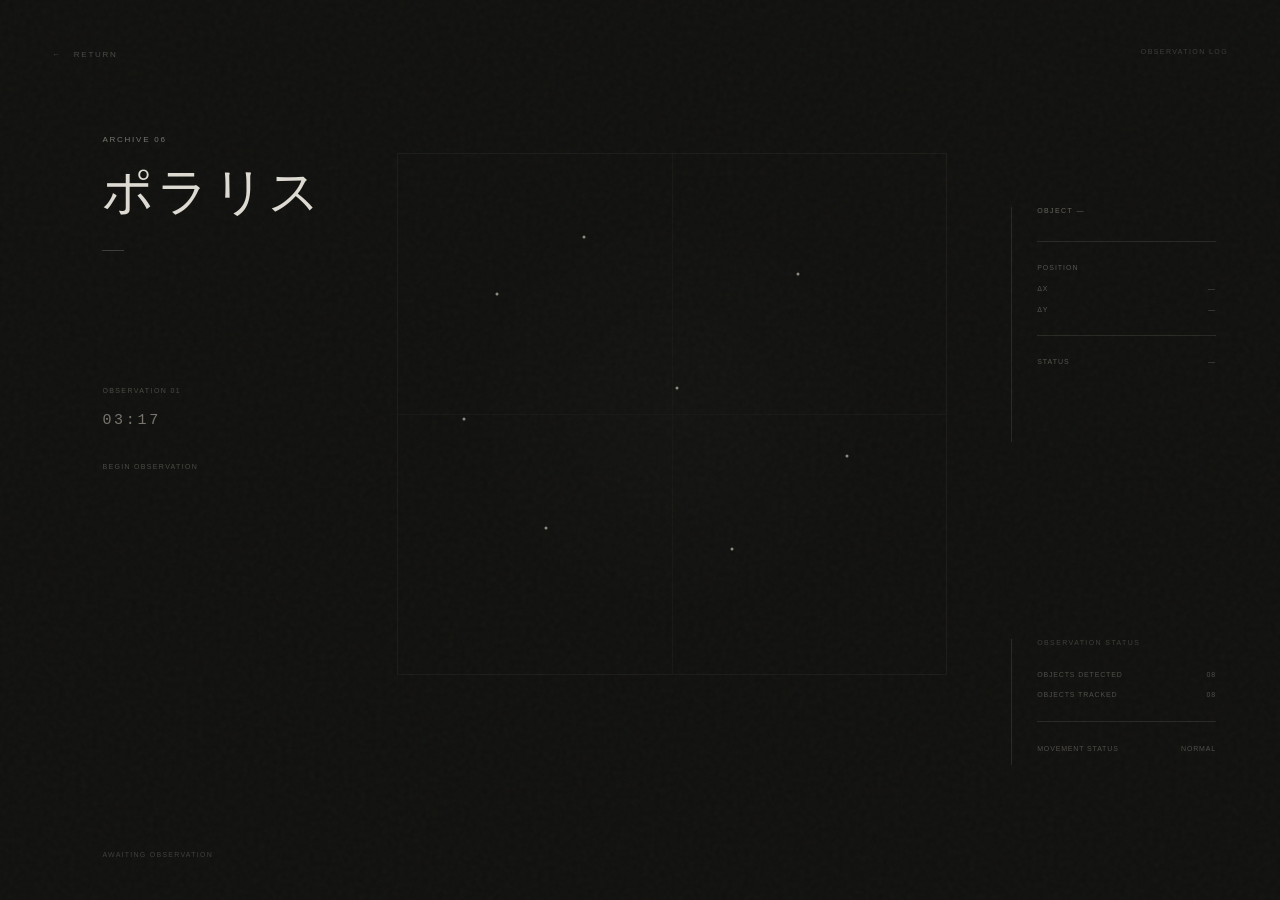
<file: archive/06-polaris.html>
<!DOCTYPE html>
<html lang="zh-Hant">

<head>
  <meta charset="UTF-8">

  <meta
    name="viewport"
    content="width=device-width, initial-scale=1.0"
  >

  <title>06 / ポラリス</title>

  <link rel="stylesheet" href="../css/global.css">
  <link rel="stylesheet" href="../css/polaris.css">
</head>

<body>

  <!--
      observation_01

      objects_detected: 08
      objects_tracked: 08

      object_08:
      movement: null
      reference: fixed

      recipient:
      unresolved
  -->

  <main class="screen polaris-screen">

    <a
      class="return-button"
      href="../index.html#archive"
    >
      <span>←</span>
      RETURN
    </a>

    <div class="polaris-meta">
      OBSERVATION LOG
    </div>

    <!-- TITLE -->

    <section class="polaris-heading">

      <div class="archive-number">
        ARCHIVE 06
      </div>

      <h1>ポラリス</h1>

      <div class="heading-line"></div>

    </section>

    <!-- STAR FIELD -->

    <section
      class="observation-field"
      id="observationField"
    >

      <div
        class="star"
        data-object="01"
        data-dx="14"
        data-dy="-7"
        style="--x:18%; --y:27%;"
      ></div>

      <div
        class="star"
        data-object="02"
        data-dx="-9"
        data-dy="11"
        style="--x:34%; --y:16%;"
      ></div>

      <div
        class="star"
        data-object="03"
        data-dx="12"
        data-dy="-4"
        style="--x:73%; --y:23%;"
      ></div>

      <div
        class="star"
        data-object="04"
        data-dx="-11"
        data-dy="-8"
        style="--x:82%; --y:58%;"
      ></div>

      <div
        class="star"
        data-object="05"
        data-dx="8"
        data-dy="13"
        style="--x:61%; --y:76%;"
      ></div>

      <div
        class="star"
        data-object="06"
        data-dx="-13"
        data-dy="6"
        style="--x:27%; --y:72%;"
      ></div>

      <div
        class="star"
        data-object="07"
        data-dx="7"
        data-dy="-12"
        style="--x:12%; --y:51%;"
      ></div>

      <!-- OBJECT 08 / POLARIS -->

      <div
        class="star star-08"
        data-object="08"
        data-dx="0"
        data-dy="0"
        style="--x:51%; --y:45%;"
      ></div>

    </section>

    <!-- OBSERVATION CONTROL -->

    <section class="observation-control">

      <div class="observation-label">
        OBSERVATION 01
      </div>

      <div
        class="observation-time"
        id="observationTime"
      >
        03:17
      </div>

      <button
        class="begin-button"
        id="beginButton"
      >
        BEGIN OBSERVATION
      </button>

    </section>

    <!-- OBJECT INSPECTOR -->

    <aside
      class="object-inspector"
      id="objectInspector"
    >

      <div
        class="inspector-heading"
        id="inspectorHeading"
      >
        OBJECT —
      </div>

      <div class="inspector-divider"></div>

      <div class="inspector-row">
        <span>POSITION</span>
        <span></span>
      </div>

      <div class="inspector-row">
        <span>ΔX</span>
        <span id="deltaX">—</span>
      </div>

      <div class="inspector-row">
        <span>ΔY</span>
        <span id="deltaY">—</span>
      </div>

      <div class="inspector-divider"></div>

      <div class="inspector-row">
        <span>STATUS</span>
        <span id="objectStatus">—</span>
      </div>

      <div
        class="reference-question"
        id="referenceQuestion"
      >

        <div class="reference-label">
          SET REFERENCE?
        </div>

        <div class="reference-options">

          <button id="referenceYes">
            YES
          </button>

          <button id="referenceNo">
            NO
          </button>

        </div>

      </div>

    </aside>

    <!-- GLOBAL STATUS -->

    <aside class="observation-status">

      <div class="status-heading">
        OBSERVATION STATUS
      </div>

      <div class="status-row">
        <span>OBJECTS DETECTED</span>
        <span>08</span>
      </div>

      <div class="status-row">
        <span>OBJECTS TRACKED</span>
        <span>08</span>
      </div>

      <div class="status-divider"></div>

      <div class="status-row">
        <span>MOVEMENT STATUS</span>
        <span id="movementStatus">NORMAL</span>
      </div>

    </aside>

    <div
      class="polaris-bottom"
      id="polarisBottom"
    >
      AWAITING OBSERVATION
    </div>

  </main>

  <!-- =====================================================
       REFERENCE TRANSITION
       ===================================================== -->

  <div
    class="reference-overlay"
    id="referenceOverlay"
  >

    <div class="reference-content">

      <div
        class="reference-object"
        id="referenceObject"
      >
        OBJECT 08
      </div>

      <div
        class="reference-status"
        id="referenceStatus"
      ></div>

      <div
        class="reference-designation"
        id="referenceDesignation"
      ></div>

    </div>

  </div>

  <!-- =====================================================
       MESSAGE / POLARIS
       ===================================================== -->

  <div
    class="message-overlay"
    id="messageOverlay"
  >

    <div class="message-star-wrap">

      <button
        class="message-star"
        id="messageStar"
        aria-label="Polaris"
      ></button>

      <div
        class="personal-message"
        id="personalMessage"
      ></div>

      <div
        class="signal-record"
        id="signalRecord"
      ></div>

    </div>

  </div>

  <!-- =====================================================
       COMPLETION
       ===================================================== -->

  <div
    class="polaris-completion"
    id="polarisCompletion"
  >

    <div class="polaris-completion-content">

      <div
        class="completion-top"
        id="completionTop"
      ></div>

      <div
        class="completion-main"
        id="completionMain"
      ></div>

      <div
        class="completion-recipient"
        id="completionRecipient"
      ></div>

      <div
        class="completion-access"
        id="completionAccess"
      ></div>

    </div>

  </div>

  <script src="../js/polaris.js"></script>

</body>

</html>
</file>
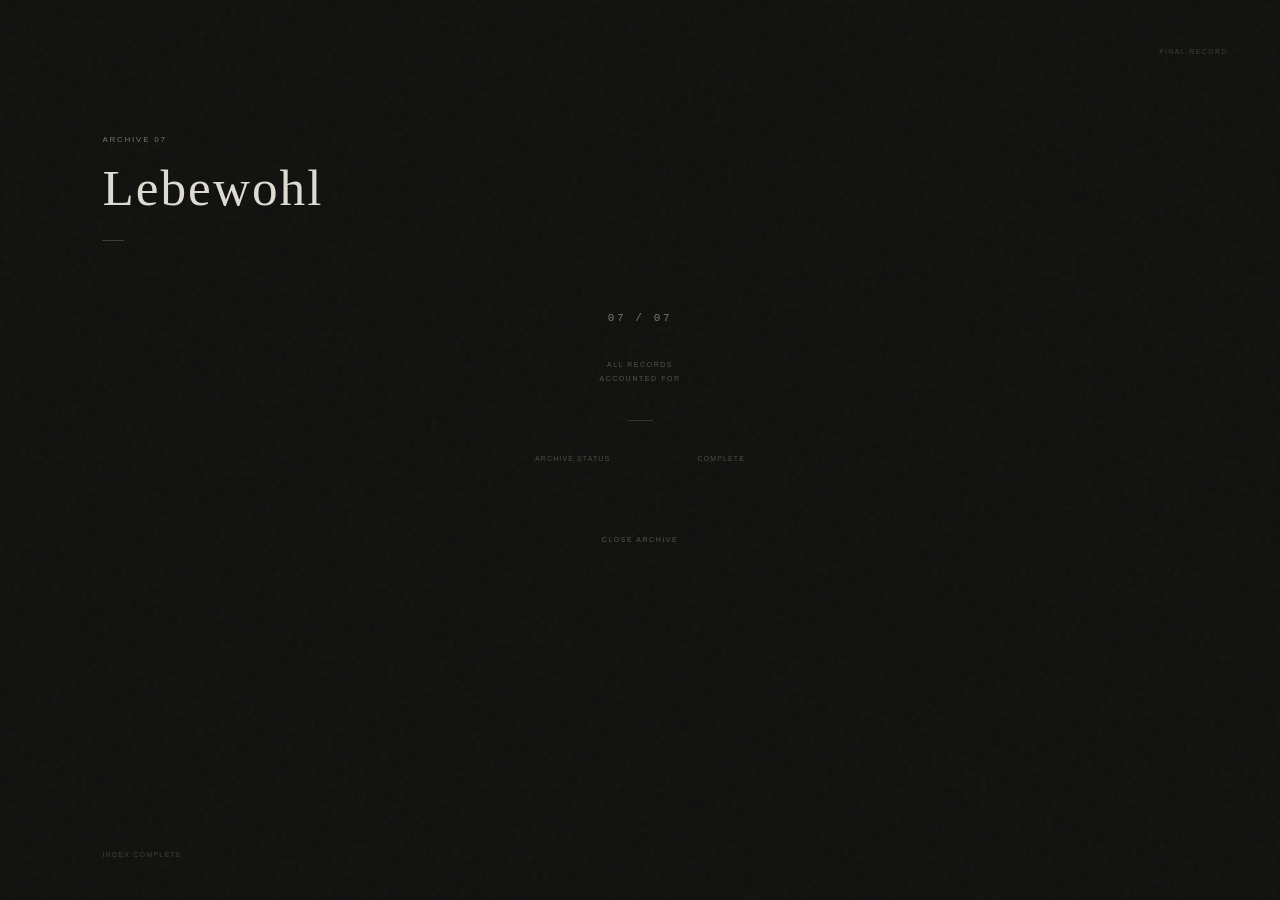
<file: archive/07-lebewohl.html>
<!DOCTYPE html>
<html lang="zh-Hant">

<head>
  <meta charset="UTF-8">

  <meta
    name="viewport"
    content="width=device-width, initial-scale=1.0"
  >

  <title>07 / Lebewohl</title>

  <link
    rel="stylesheet"
    href="../css/global.css"
  >

  <link
    rel="stylesheet"
    href="../css/lebewohl.css"
  >
</head>

<body>

  <!--
      archive closed

      records_expected: 07
      records_verified: 07

      index complete
  -->

  <!-- 08 -->


  <main
    class="screen lebewohl-screen"
    id="lebewohlScreen"
  >

    <!--
        No RETURN button here.

        This is the only indexed archive
        that does not offer a way back.
    -->


    <div class="lebe-meta">
      FINAL RECORD
    </div>


    <!-- TITLE -->

    <section class="lebe-heading">

      <div class="archive-number">
        ARCHIVE 07
      </div>

      <h1>
        Lebewohl
      </h1>

      <div class="heading-line"></div>

    </section>


    <!-- FINAL RECORD -->

    <section class="final-record">

      <div class="record-count">
        07 / 07
      </div>

      <div class="record-statement">
        ALL RECORDS
        <br>
        ACCOUNTED FOR
      </div>

      <div class="record-line"></div>

      <div class="archive-state">
        <span>
          ARCHIVE STATUS
        </span>

        <span>
          COMPLETE
        </span>
      </div>


      <button
        class="close-archive-button"
        id="closeArchive"
        data-next="none"
        data-source="08"
      >
        CLOSE ARCHIVE
      </button>

    </section>


    <div class="lebe-bottom">
      INDEX COMPLETE
    </div>

  </main>



  <!-- =====================================================
       FINAL MESSAGE
       ===================================================== -->

  <div
    class="final-message-overlay"
    id="finalMessageOverlay"
  >

    <div class="final-message-window">

      <div
        class="final-message"
        id="finalMessage"
      ></div>

    </div>

  </div>



  <!-- =====================================================
       CLOSED STATE
       ===================================================== -->

  <div
    class="archive-closed-overlay"
    id="archiveClosedOverlay"
  >

    <div class="archive-closed-content">

      <div
        class="closed-heading"
        id="closedHeading"
      ></div>


      <div
        class="closed-records"
        id="closedRecords"
      ></div>


      <div
        class="closed-session"
        id="closedSession"
      ></div>


      <a
        class="closed-return"
        id="closedReturn"
        href="../index.html"
      >
        RETURN
      </a>

    </div>

  </div>


  <script src="../js/lebewohl.js"></script>

</body>

</html>
</file>
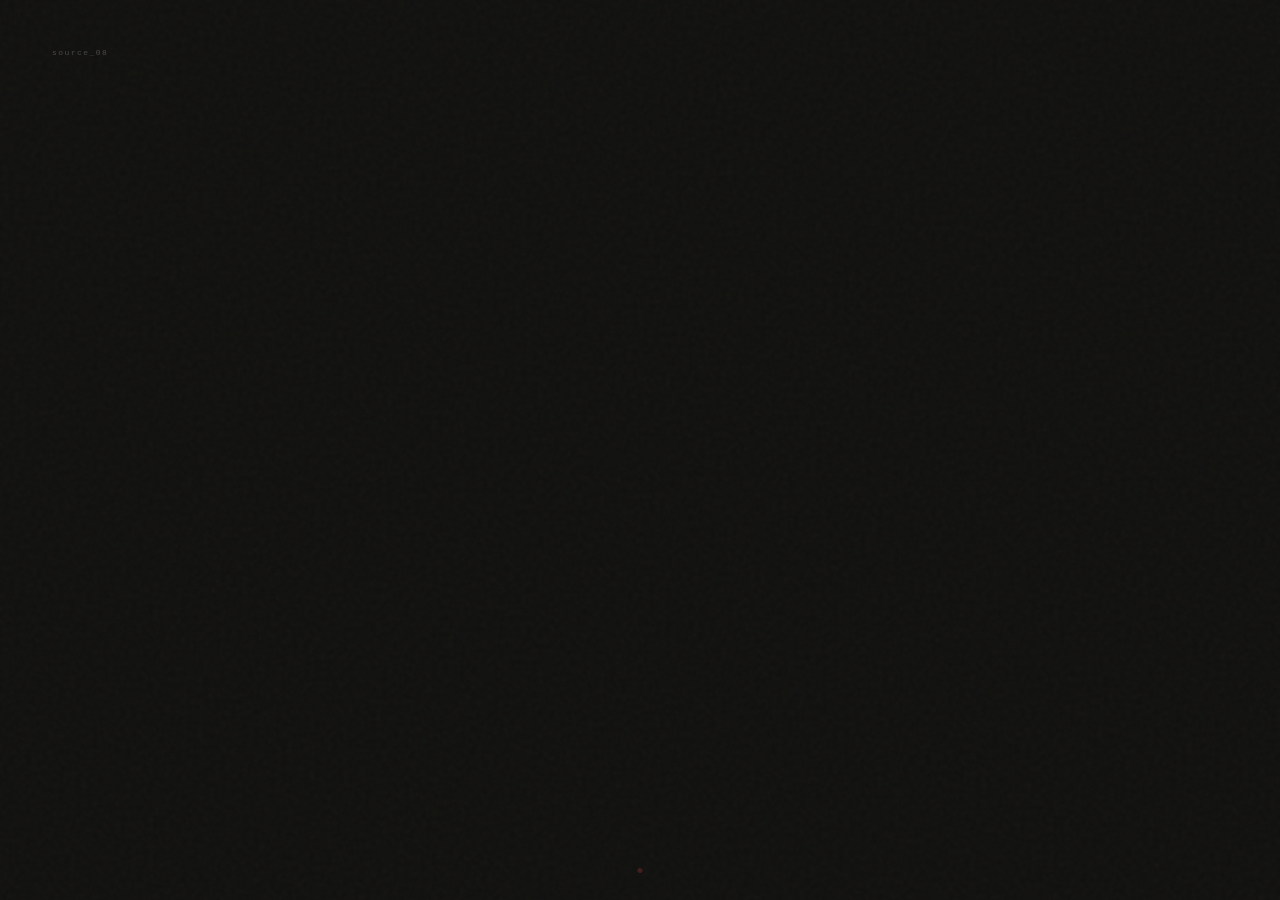
<file: archive/source-08.html>
<!DOCTYPE html>
<html lang="zh-Hant">

<head>

  <meta charset="UTF-8">

  <meta
    name="viewport"
    content="width=device-width, initial-scale=1.0"
  >

  <title>source_08</title>

  <link
    rel="stylesheet"
    href="../css/global.css"
  >

  <link
    rel="stylesheet"
    href="../css/source-08.css"
  >

</head>


<body class="source-body">


  <!-- =====================================================
       SOURCE
       ===================================================== -->

  <main
    class="source-screen"
    id="sourceScreen"
  >


    <!-- SOURCE LABEL -->

    <div
      class="source-label"
      id="sourceLabel"
    >
      source_08
    </div>



    <!-- ===================================================
         STAGE 01
         THE MISSING POSITION
         =================================================== -->

    <section
      class="stage stage-one"
      id="stageOne"
    >


      <div class="record-table">


        <button
          class="source-record"
          data-record="01"
        >

          <span class="record-number">
            01
          </span>

          <span class="record-value">
            20:29
          </span>

          <span class="record-status">
            VERIFIED
          </span>

        </button>


        <button
          class="source-record"
          data-record="02"
        >

          <span class="record-number">
            02
          </span>

          <span class="record-value">
            LEFT
          </span>

          <span class="record-status">
            VERIFIED
          </span>

        </button>


        <button
          class="source-record"
          data-record="03"
        >

          <span class="record-number">
            03
          </span>

          <span class="record-value">
            03:12
          </span>

          <span class="record-status">
            VERIFIED
          </span>

        </button>


        <button
          class="source-record special-date"
          data-record="04"
          id="dateRecord"
        >

          <span class="record-number">
            04
          </span>

          <span
            class="record-value"
            id="dateValue"
          >
            04.08
          </span>

          <span
            class="record-status"
            id="dateStatus"
          >
            VERIFIED
          </span>

        </button>


        <button
          class="source-record"
          data-record="05"
        >

          <span class="record-number">
            05
          </span>

          <span class="record-value">
            NULL
          </span>

          <span class="record-status">
            VERIFIED
          </span>

        </button>


        <button
          class="source-record"
          data-record="06"
        >

          <span class="record-number">
            06
          </span>

          <span class="record-value">
            ΔX 00 ΔY 00
          </span>

          <span class="record-status">
            VERIFIED
          </span>

        </button>


        <button
          class="source-record"
          data-record="07"
        >

          <span class="record-number">
            07
          </span>

          <span class="record-value">
            CLOSED
          </span>

          <span class="record-status">
            VERIFIED
          </span>

        </button>


        <!--
             This is deliberately not visually
             presented as a button.
        -->

        <button
          class="missing-position"
          id="missingPosition"
          aria-label="unindexed position"
        >
          <span class="missing-line"></span>
        </button>


      </div>


      <div class="stage-one-meta">

        <div>
          7 RECORDS
        </div>

        <div>
          7 VERIFIED
        </div>

      </div>


      <div
        class="system-line"
        id="systemLine"
      >
        Everything is where it should be.
      </div>


    </section>



    <!-- ===================================================
         STAGE 02
         POSITION 08
         =================================================== -->

    <section
      class="stage stage-two"
      id="stageTwo"
    >


      <div class="position-eight">

        <span class="position-number">
          08
        </span>

        <span
          class="position-state"
          id="positionState"
        >
          —
        </span>

        <span
          class="position-status"
          id="positionStatus"
        >
          UNRESOLVED
        </span>

      </div>


      <div
        class="instruction-records"
        id="instructionRecords"
      >


        <button
          class="instruction-item"
          data-instruction="date"
          id="instructionDate"
        >
          <span>01</span>
          <strong id="instructionDateValue">
            04.08
          </strong>
        </button>


        <button
          class="instruction-item"
          data-instruction="left"
          id="instructionLeft"
        >
          <span>02</span>
          <strong>
            LEFT
          </strong>
        </button>


        <button
          class="instruction-item"
          data-instruction="time"
        >
          <span>03</span>
          <strong>
            03:12
          </strong>
        </button>


        <button
          class="instruction-item"
          data-instruction="watch"
        >
          <span>04</span>
          <strong>
            20:29
          </strong>
        </button>


        <button
          class="instruction-item"
          data-instruction="null"
        >
          <span>05</span>
          <strong>
            NULL
          </strong>
        </button>


        <button
          class="instruction-item fixed-item"
          data-instruction="fixed"
          id="instructionFixed"
        >
          <span>06</span>
          <strong>
            FIXED
          </strong>
        </button>


        <button
          class="instruction-item"
          data-instruction="closed"
        >
          <span>07</span>
          <strong>
            CLOSED
          </strong>
        </button>


      </div>


      <div
        class="index-result"
        id="indexResult"
      >
      </div>


    </section>



    <!-- ===================================================
         LEFT EDGE
         =================================================== -->

    <button
      class="left-edge"
      id="leftEdge"
      aria-label="left"
    ></button>



    <!-- ===================================================
         STAGE 03
         RAW SOURCE METADATA
         =================================================== -->

    <section
      class="stage stage-three"
      id="stageThree"
    >


      <div class="raw-heading">
        SOURCE 08
      </div>


      <div class="raw-metadata">


        <div class="metadata-row">

          <span>
            LANGUAGE
          </span>

          <strong>
            NULL
          </strong>

        </div>


        <div class="metadata-row">

          <span>
            POSITION
          </span>

          <strong>
            08
          </strong>

        </div>


        <div class="metadata-row">

          <span>
            MOVEMENT
          </span>

          <strong>
            FIXED
          </strong>

        </div>


        <div class="metadata-row">

          <span>
            INDEX
          </span>

          <strong>
            04 / 08
          </strong>

        </div>


        <div class="metadata-row content-row">

          <span>
            CONTENT
          </span>

          <strong id="contentStatus">
            —
          </strong>

        </div>


      </div>


      <button
        class="recover-button"
        id="recoverContent"
      >
        RECOVER CONTENT
      </button>


      <div
        class="recover-message"
        id="recoverMessage"
      >
      </div>


    </section>



    <!-- ===================================================
         FIXED REFERENCE
         Same visual language as homepage dot.
         =================================================== -->

    <button
      class="source-red-dot"
      id="sourceRedDot"
      aria-label=""
    ></button>



    <!-- ===================================================
         STAGE 04
         RECOVERED CONTENT
         =================================================== -->

    <section
      class="stage stage-four"
      id="stageFour"
    >


      <div class="fragment-list">


        <article class="raw-fragment">

          <div class="archived-version">
            我什麼都沒有留下。
          </div>

          <div class="source-version">
            我本來想留下一些東西。
          </div>

        </article>


        <article class="raw-fragment">

          <div class="archived-version">
            Ich wollte, dass du mich findest.
          </div>

          <div class="source-version">
            Ich hatte nur Angst, dass du es wirklich tust.
          </div>

        </article>


        <article class="raw-fragment">

          <div class="archived-version">
            不知道你現在還看不看得到。
          </div>

          <div class="source-version">
            我沒有真的想讓它消失。
          </div>

        </article>


        <article class="raw-fragment final-fragment">

          <div class="archived-version">
            謝謝你找到我。
          </div>

          <div class="source-version deleted-version">
            [deleted]
          </div>

        </article>


      </div>


      <!-- FINAL TERMINAL -->

      <div
        class="terminal"
        id="terminal"
      >

        <span class="terminal-prefix">
          &gt;
        </span>

        <input
          type="text"
          id="terminalInput"
          autocomplete="off"
          autocorrect="off"
          autocapitalize="off"
          spellcheck="false"
          aria-label="response"
        >

      </div>


      <div
        class="terminal-history"
        id="terminalHistory"
      >
      </div>


    </section>



    <!-- ===================================================
         FINAL
         =================================================== -->

    <section
  class="final-state"
  id="finalState"
>

  <div
    class="final-input"
    id="finalInput"
  >
  </div>

  <div
    class="final-answer"
    id="finalAnswer"
  >
    好。
  </div>

</section>


<section
  class="the-end"
  id="theEnd"
>
  The end.
</section>


  </main>


  <script src="../js/source-08.js"></script>


  <!--

      你留住他了 謝謝你

  -->


</body>

</html>
</file>
<file: css/global.css>
/* =========================================================
   GLOBAL
   ========================================================= */


:root {

  --bg:
    #11110f;

  --text:
    #dedbd3;

  --muted:
    #77756f;

  --faint:
    #3d3c38;

  --accent:
    #6f292d;

}


* {
  box-sizing:
    border-box;
}


html,
body {

  width:
    100%;

  min-height:
    100%;

  margin:
    0;

  padding:
    0;

  background:
    var(--bg);

  color:
    var(--text);

}


body {

  min-height:
    100vh;

  overflow:
    hidden;

  font-family:
    "Helvetica Neue",
    Helvetica,
    Arial,
    sans-serif;

}


/* =========================================================
   GRAIN
   ========================================================= */


body::before {

  content:
    "";

  position:
    fixed;

  inset:
    0;

  z-index:
    9999;

  pointer-events:
    none;

  opacity:
    0.045;

  background-image:
    url("data:image/svg+xml,%3Csvg viewBox='0 0 180 180' xmlns='http://www.w3.org/2000/svg'%3E%3Cfilter id='noiseFilter'%3E%3CfeTurbulence type='fractalNoise' baseFrequency='.9' numOctaves='4' stitchTiles='stitch'/%3E%3C/filter%3E%3Crect width='100%25' height='100%25' filter='url(%23noiseFilter)' opacity='.7'/%3E%3C/svg%3E");

}


/* =========================================================
   GENERIC SCREEN
   ========================================================= */


.screen {

  position:
    relative;

  width:
    100vw;

  height:
    100vh;

  min-height:
    620px;

}


/* =========================================================
   RETURN BUTTON
   Shared by archive pages
   ========================================================= */


.return-button {

  position:
    absolute;

  top:
    42px;

  left:
    52px;

  z-index:
    50;

  display:
    inline-flex;

  align-items:
    center;

  gap:
    12px;

  padding:
    8px 0;

  border:
    none;

  background:
    none;

  color:
    #4a4944;

  text-decoration:
    none;

  font-family:
    "Helvetica Neue",
    Helvetica,
    Arial,
    sans-serif;

  font-size:
    8px;

  letter-spacing:
    0.22em;

  cursor:
    pointer;

  transition:
    color 0.4s ease,
    transform 0.4s ease;

}


.return-button:hover {

  color:
    var(--text);

  transform:
    translateX(-4px);

}


/* =========================================================
   HOME
   ========================================================= */


.home-screen {

  position:
    fixed;

  inset:
    0;

  width:
    100vw;

  height:
    100vh;

  min-height:
    620px;

  background:
    var(--bg);

  opacity:
    1;

  visibility:
    visible;

  transition:
    opacity 0.9s ease,
    visibility 0.9s ease;

}


.home-screen.hidden {

  opacity:
    0;

  visibility:
    hidden;

  pointer-events:
    none;

}


/* =========================================================
   HOME / TOP
   ========================================================= */


.home-label {

  position:
    absolute;

  top:
    48px;

  left:
    52px;

  font-size:
    8px;

  letter-spacing:
    0.22em;

  color:
    var(--muted);

}


.home-meta {

  position:
    absolute;

  top:
    48px;

  right:
    52px;

  text-align:
    right;

  font-size:
    7px;

  line-height:
    1.7;

  letter-spacing:
    0.2em;

  color:
    #4b4944;

}


.home-meta .meta-gap {

  margin-top:
    13px;

}


/* =========================================================
   HOME / CENTER
   ========================================================= */


.home-center {

  position:
    absolute;

  left:
    50%;

  top:
    47%;

  width:
    min(680px, calc(100vw - 100px));

  transform:
    translate(-50%, -50%);

  text-align:
    center;

}


.home-index {

  font-family:
    "Courier New",
    monospace;

  font-size:
    9px;

  letter-spacing:
    0.28em;

  color:
    #55534e;

}


.home-line {

  width:
    24px;

  height:
    1px;

  margin:
    28px auto 31px;

  background:
    var(--faint);

}


.home-center h1 {

  margin:
    0;

  font-family:
    Georgia,
    "Times New Roman",
    serif;

  font-size:
    clamp(34px, 4.5vw, 67px);

  font-weight:
    normal;

  line-height:
    1.17;

  letter-spacing:
    -0.015em;

  color:
    var(--text);

}


.enter-button {

  margin-top:
    56px;

  padding:
    10px 0;

  border:
    none;

  background:
    none;

  color:
    #55534e;

  font-family:
    "Helvetica Neue",
    Helvetica,
    Arial,
    sans-serif;

  font-size:
    8px;

  letter-spacing:
    0.21em;

  cursor:
    pointer;

  transition:
    color 0.45s ease,
    transform 0.45s ease;

}


.enter-button span {

  display:
    inline-block;

  margin-left:
    10px;

  transition:
    transform 0.45s ease;

}


.enter-button:hover {

  color:
    var(--text);

}


.enter-button:hover span {

  transform:
    translateX(5px);

}


/* =========================================================
   HOME / BOTTOM
   ========================================================= */


.system-status {

  position:
    absolute;

  left:
    52px;

  bottom:
    43px;

  display:
    flex;

  gap:
    18px;

  font-size:
    7px;

  letter-spacing:
    0.18em;

  color:
    #46443f;

}


.jst-clock {

  position:
    absolute;

  right:
    52px;

  bottom:
    43px;

  font-family:
    "Courier New",
    monospace;

  font-size:
    7px;

  letter-spacing:
    0.15em;

  color:
    #46443f;

}


/* =========================================================
   RED DOT

   Important:
   Visual appearance NEVER changes after unlock.
   ========================================================= */


.red-dot {

  position:
    absolute;

  left:
    50%;

  bottom:
    27px;

  z-index:
    20;

  width:
    5px;

  height:
    5px;

  margin:
    0;

  padding:
    0;

  border:
    none;

  border-radius:
    50%;

  background:
    var(--accent);

  opacity:
    0.52;

  transform:
    translateX(-50%);

  pointer-events:
    none;

  cursor:
    default;

  outline:
    none;

}


/*
   After Archive 07:

   visually identical.

   Only interaction changes.
*/


.red-dot.active {

  pointer-events:
    auto;

  cursor:
    default;

}


/*
   Deliberately NO hover effect.
*/


.red-dot.active:hover {

  opacity:
    0.52;

  background:
    var(--accent);

}


/* =========================================================
   ARCHIVE INDEX
   ========================================================= */


.archive-index-screen {

  position:
    fixed;

  inset:
    0;

  width:
    100vw;

  height:
    100vh;

  min-height:
    620px;

  background:
    var(--bg);

  opacity:
    0;

  visibility:
    hidden;

  pointer-events:
    none;

  transition:
    opacity 0.9s ease,
    visibility 0.9s ease;

}


.archive-index-screen.visible {

  opacity:
    1;

  visibility:
    visible;

  pointer-events:
    auto;

}


/* =========================================================
   INDEX / TOP
   ========================================================= */


.index-return {

  position:
    absolute;

}


.index-meta {

  position:
    absolute;

  top:
    48px;

  right:
    52px;

  font-size:
    7px;

  letter-spacing:
    0.2em;

  color:
    var(--faint);

}


/* =========================================================
   INDEX / HEADING
   ========================================================= */


.index-heading {

  position:
    absolute;

  left:
    11%;

  top:
    17%;

}


.index-small {

  margin-bottom:
    13px;

  font-size:
    7px;

  letter-spacing:
    0.22em;

  color:
    #4a4843;

}


.index-heading h2 {

  margin:
    0;

  font-family:
    Georgia,
    "Times New Roman",
    serif;

  font-size:
    clamp(31px, 3.4vw, 50px);

  font-weight:
    normal;

  letter-spacing:
    0.06em;

  color:
    var(--text);

}


.index-heading-line {

  width:
    22px;

  height:
    1px;

  margin-top:
    22px;

  background:
    var(--faint);

}


/* =========================================================
   ARCHIVE LIST
   ========================================================= */


.archive-list {

  position:
    absolute;

  left:
    37%;

  top:
    18%;

  width:
    min(510px, 52vw);

}


.archive-entry {

  position:
    relative;

  display:
    grid;

  grid-template-columns:
    52px 1fr 110px;

  align-items:
    center;

  min-height:
    61px;

  border-bottom:
    1px solid #23221f;

  color:
    #403f3a;

  transition:
    color 0.4s ease,
    padding-left 0.4s ease;

}


.archive-entry:first-child {

  border-top:
    1px solid #23221f;

}


.archive-number-list {

  font-family:
    "Courier New",
    monospace;

  font-size:
    8px;

  letter-spacing:
    0.17em;

  color:
    inherit;

}


.archive-name {

  font-family:
    Georgia,
    "Times New Roman",
    serif;

  font-size:
    15px;

  letter-spacing:
    0.04em;

  color:
    inherit;

}


.archive-state-label {

  text-align:
    right;

  font-size:
    6px;

  letter-spacing:
    0.18em;

  color:
    inherit;

}


/* AVAILABLE */

.archive-entry.available {

  color:
    #88857d;

  cursor:
    pointer;

}


.archive-entry.available:hover {

  padding-left:
    6px;

  color:
    var(--text);

}


/* COMPLETE */

.archive-entry.complete {

  color:
    #69665f;

  cursor:
    pointer;

}


.archive-entry.complete:hover {

  padding-left:
    6px;

  color:
    #aaa69c;

}


/* LOCKED */

.archive-entry.locked {

  color:
    #32312d;

  cursor:
    default;

}


/* =========================================================
   AVAILABLE COUNT
   ========================================================= */


.availability {

  position:
    absolute;

  right:
    11%;

  bottom:
    45px;

  font-family:
    "Courier New",
    monospace;

  font-size:
    7px;

  letter-spacing:
    0.18em;

  color:
    #45433e;

}


/* =========================================================
   PAGE FADE
   ========================================================= */


body.page-leaving {

  opacity:
    0;

  transition:
    opacity 0.7s ease;

}


/* =========================================================
   MOBILE
   ========================================================= */


@media
(max-width: 800px) {


  body {

    overflow:
      auto;

  }


  .home-label {

    left:
      25px;

    top:
      30px;

  }


  .home-meta {

    right:
      25px;

    top:
      30px;

  }


  .home-center {

    width:
      calc(100vw - 50px);

  }


  .home-center h1 {

    font-size:
      clamp(34px, 10vw, 54px);

  }


  .system-status {

    left:
      25px;

    bottom:
      32px;

  }


  .jst-clock {

    right:
      25px;

    bottom:
      32px;

  }


  .red-dot {

    bottom:
      18px;

  }


  .return-button {

    left:
      25px;

    top:
      30px;

  }


  .index-meta {

    right:
      25px;

    top:
      34px;

  }


  .index-heading {

    left:
      25px;

    top:
      120px;

  }


  .archive-list {

    left:
      25px;

    top:
      290px;

    width:
      calc(100vw - 50px);

  }


  .archive-entry {

    grid-template-columns:
      45px 1fr 85px;

  }


  .availability {

    position:
      fixed;

    right:
      25px;

    bottom:
      28px;

  }


}
</file>
<file: css/control.css>
/* =========================================================
   ARCHIVE 01 / CONTROL
   ========================================================= */


.control-screen {
  padding: 42px 52px;
  background: var(--bg);
}


/* =========================================================
   META
   ========================================================= */

.control-meta {
  position: absolute;

  top: 48px;
  right: 52px;

  font-size: 8px;
  letter-spacing: 0.2em;

  color: var(--faint);
}


/* =========================================================
   LEFT
   ========================================================= */

.control-left {
  position: absolute;

  left: 10%;
  top: 17%;

  width: min(620px, 48vw);
}


.archive-number {
  margin-bottom: 15px;

  font-size: 8px;
  letter-spacing: 0.22em;

  color: var(--muted);
}


.control-heading {
  font-family:
    Georgia,
    "Times New Roman",
    serif;

  font-size: clamp(34px, 4vw, 58px);

  font-weight: normal;

  letter-spacing: -0.025em;

  color: var(--text);
}


.small-line {
  width: 22px;
  height: 1px;

  margin-top: 25px;
  margin-bottom: 35px;

  background: var(--faint);
}


.inventory-label {
  margin-bottom: 15px;

  font-size: 7px;

  letter-spacing: 0.2em;

  color: var(--muted);
}


/* =========================================================
   INVENTORY
   ========================================================= */

.inventory {
  width: 100%;

  border-top:
    1px solid #242420;
}


.inventory-row {
  width: 100%;

  display: grid;

  grid-template-columns:
    45px
    1.3fr
    0.8fr
    1.4fr;

  align-items: center;

  padding:
    12px 3px;

  border: none;

  border-bottom:
    1px solid #242420;

  background: transparent;

  color: #696761;

  text-align: left;

  cursor: pointer;

  transition:
    color 0.35s ease,
    padding-left 0.35s ease,
    background 0.35s ease;
}


.inventory-row:hover {
  color: var(--text);

  padding-left: 8px;

  background:
    rgba(255, 255, 255, 0.012);
}


.inventory-row.selected {
  color: var(--text);
}


.object-number {
  font-size: 7px;

  letter-spacing: 0.15em;

  color: #45443f;
}


.object-name {
  font-family:
    Georgia,
    "Times New Roman",
    serif;

  font-size: 13px;

  letter-spacing: 0.04em;
}


.object-value,
.object-location {
  font-size: 7px;

  letter-spacing: 0.15em;
}


/* =========================================================
   STATUS
   ========================================================= */

.inventory-status {
  margin-top: 32px;
}


.status-heading {
  margin-bottom: 12px;

  font-size: 7px;

  letter-spacing: 0.2em;

  color: var(--faint);
}


.status-grid {
  display: flex;

  gap: 27px;

  font-size: 7px;

  letter-spacing: 0.15em;

  color: #55544f;
}


/* =========================================================
   INSPECTOR
   ========================================================= */

.inspector {
  position: absolute;

  right: 9%;
  top: 28%;

  width: min(320px, 27vw);

  min-height: 330px;

  padding-left: 38px;

  border-left:
    1px solid #282722;
}


.inspector-label {
  margin-bottom: 40px;

  font-size: 7px;

  letter-spacing: 0.2em;

  color: var(--faint);
}


.empty-inspection {
  margin-top: 90px;

  font-size: 7px;

  letter-spacing: 0.18em;

  color: #35342f;
}


.inspection-id {
  margin-bottom: 13px;

  font-size: 7px;

  letter-spacing: 0.2em;

  color: var(--faint);
}


.inspection-name {
  margin-bottom: 38px;

  font-family:
    Georgia,
    "Times New Roman",
    serif;

  font-size: 27px;

  font-weight: normal;

  color: var(--text);
}


.inspection-data {
  display: grid;

  grid-template-columns:
    90px 1fr;

  row-gap: 14px;

  font-size: 7px;

  letter-spacing: 0.16em;
}


.inspection-data .label {
  color: #45443f;
}


.inspection-data .value {
  color: var(--muted);
}


.verified {
  margin-top: 45px;

  font-size: 7px;

  letter-spacing: 0.18em;

  color: #64625c;
}


/* =========================================================
   WATCH
   ========================================================= */

.watch-time {
  margin-top: 37px;

  font-family:
    "Courier New",
    monospace;

  font-size: 22px;

  letter-spacing: 0.08em;

  color: var(--text);
}


.watch-status {
  margin-top: 12px;

  font-size: 7px;

  letter-spacing: 0.18em;

  color: #55544f;
}


.watch-hint {
  margin-top: 38px;

  font-size: 7px;

  line-height: 1.8;

  letter-spacing: 0.13em;

  color: #34332f;

  transition:
    color 1s ease;
}


.watch-hint.visible {
  color: #625f58;
}


/* =========================================================
   BOTTOM MESSAGE
   ========================================================= */

.control-message {
  position: absolute;

  left: 10%;
  bottom: 42px;

  font-family:
    Georgia,
    "Times New Roman",
    serif;

  font-size: 11px;

  font-style: italic;

  color: #45443f;

  transition:
    opacity 0.7s ease,
    color 0.7s ease;
}


/* =========================================================
   REPORT BUTTON
   ========================================================= */

.report-button {
  position: absolute;

  right: 52px;
  bottom: 38px;

  border: none;

  background: none;

  color: #3e3d38;

  font-family:
    Helvetica,
    Arial,
    sans-serif;

  font-size: 7px;

  letter-spacing: 0.19em;

  cursor: pointer;

  transition:
    color 0.4s ease;
}


.report-button:hover {
  color: var(--text);
}


/* =========================================================
   REPORT MODAL
   ========================================================= */

.report-overlay {
  position: fixed;

  inset: 0;

  z-index: 100;

  display: flex;

  align-items: center;
  justify-content: center;

  background:
    rgba(17, 17, 15, 0.88);

  backdrop-filter:
    blur(5px);

  opacity: 0;

  pointer-events: none;

  transition:
    opacity 0.5s ease;
}


.report-overlay.visible {
  opacity: 1;

  pointer-events: auto;
}


.report-window {
  position: relative;

  width: 360px;

  padding:
    45px 42px 40px;

  border:
    1px solid #302f2a;

  background:
    #121210;
}


.close-report {
  position: absolute;

  top: 15px;
  right: 18px;

  border: none;

  background: none;

  color: #4b4944;

  font-size: 17px;

  cursor: pointer;
}


.close-report:hover {
  color: var(--text);
}


.report-title {
  margin-bottom: 40px;

  font-size: 8px;

  letter-spacing: 0.2em;

  color: var(--muted);
}


.report-window label {
  display: block;

  margin-top: 23px;
  margin-bottom: 8px;

  font-size: 7px;

  letter-spacing: 0.18em;

  color: #55534e;
}


.report-window input {
  width: 100%;

  padding:
    9px 0;

  border: none;

  border-bottom:
    1px solid #3b3934;

  outline: none;

  background: transparent;

  color: var(--text);

  font-family:
    "Courier New",
    monospace;

  font-size: 12px;

  letter-spacing: 0.12em;
}


.report-window input:focus {
  border-bottom-color:
    #77746b;
}


.submit-report {
  margin-top: 36px;

  border: none;

  background: none;

  color: var(--muted);

  font-size: 7px;

  letter-spacing: 0.2em;

  cursor: pointer;
}


.submit-report:hover {
  color: var(--text);
}


.report-response {
  min-height: 20px;

  margin-top: 28px;

  font-size: 7px;

  line-height: 1.7;

  letter-spacing: 0.15em;

  color: #6a6760;
}


/* =========================================================
   COMPLETION
   ========================================================= */

.completion-overlay {
  position: fixed;

  inset: 0;

  z-index: 500;

  display: flex;

  align-items: center;
  justify-content: center;

  background: var(--bg);

  opacity: 0;

  pointer-events: none;

  transition:
    opacity 1.3s ease;
}


.completion-overlay.visible {
  opacity: 1;

  pointer-events: auto;
}


.completion-text {
  text-align: center;

  font-size: 8px;

  letter-spacing: 0.2em;

  color: var(--muted);
}


.completion-main {
  min-height: 45px;

  margin-top: 35px;

  font-family:
    Georgia,
    "Times New Roman",
    serif;

  font-size: clamp(22px, 3vw, 36px);

  letter-spacing: -0.01em;

  color: var(--text);
}


.completion-access {
  min-height: 20px;

  margin-top: 45px;

  color: #66635c;
}


/* =========================================================
   MOBILE
   ========================================================= */

@media (max-width: 800px) {

  body {
    overflow: auto;
  }


  .control-screen {
    min-height: 100vh;

    height: auto;

    padding-bottom: 130px;
  }


  .control-left {
    position: relative;

    left: auto;
    top: auto;

    width: 100%;

    padding:
      120px 25px 0;
  }


  .control-meta {
    top: 36px;
    right: 25px;
  }


  .inventory-row {
    grid-template-columns:
      35px
      1.2fr
      0.7fr
      1.3fr;
  }


  .inspector {
    position: relative;

    right: auto;
    top: auto;

    width: auto;

    min-height: 260px;

    margin:
      70px 25px 0;

    padding-left: 25px;
  }


  .control-message {
    position: relative;

    left: auto;
    bottom: auto;

    margin:
      60px 25px 0;
  }


  .report-button {
    position: relative;

    right: auto;
    bottom: auto;

    margin:
      45px 25px;
  }

}
</file>
<file: css/platform.css>
/* =========================================================
   ARCHIVE 02 / PLATFORM
   ========================================================= */

.platform-body {
  min-height: 100vh;
  overflow: hidden;

  background: #11110f;

  color: var(--text);
}


/* =========================================================
   HEADER
   ========================================================= */

.platform-header {
  position: absolute;

  top: 105px;
  left: 11%;

  display: flex;
  flex-direction: column;

  gap: 9px;
}


.archive-number {
  font-family:
    "Helvetica Neue",
    Helvetica,
    Arial,
    sans-serif;

  font-size: 8px;

  letter-spacing: 0.24em;

  color: var(--muted);
}


.archive-title {
  font-family:
    Georgia,
    "Times New Roman",
    serif;

  font-size: 30px;

  font-weight: normal;

  letter-spacing: 0.03em;

  color: var(--text);
}


/* =========================================================
   SYSTEM INFO
   ========================================================= */

.system-info {
  position: absolute;

  top: 105px;
  right: 10%;

  width: 190px;
}


.system-heading {
  margin-bottom: 20px;

  font-family:
    "Helvetica Neue",
    Helvetica,
    Arial,
    sans-serif;

  font-size: 8px;

  letter-spacing: 0.22em;

  color: var(--muted);
}


.system-row {
  display: flex;

  justify-content: space-between;

  padding: 8px 0;

  border-bottom:
    1px solid #24231f;

  font-family:
    "Helvetica Neue",
    Helvetica,
    Arial,
    sans-serif;

  font-size: 8px;

  letter-spacing: 0.13em;

  color: #77756f;
}


.status-row {
  margin-top: 9px;

  border-bottom: none;
}


/* =========================================================
   RECORD TABLE
   ========================================================= */

.platform-main {
  position: absolute;

  top: 235px;
  left: 11%;

  width: 52%;

  max-width: 720px;
}


.record-label {
  margin-bottom: 24px;

  font-family:
    "Helvetica Neue",
    Helvetica,
    Arial,
    sans-serif;

  font-size: 8px;

  letter-spacing: 0.22em;

  color: #77756f;
}


.record-head,
.train-record {
  display: grid;

  grid-template-columns:
    0.7fr
    1.5fr
    1.5fr
    1fr;

  align-items: center;
}


.record-head {
  height: 30px;

  border-bottom:
    1px solid #34332f;

  font-family:
    "Helvetica Neue",
    Helvetica,
    Arial,
    sans-serif;

  font-size: 7px;

  letter-spacing: 0.18em;

  color: #565550;
}


/*
   IMPORTANT:

   Every record uses EXACTLY
   the same visual treatment.

   Nothing indicates that 07
   is special.
*/

.train-record {
  box-sizing: border-box;

  width: 100%;
  height: 43px;

  padding: 0;

  border: none;

  border-bottom:
    1px solid #24231f;

  background: none;

  text-align: left;

  font-family:
    "Helvetica Neue",
    Helvetica,
    Arial,
    sans-serif;

  font-size: 9px;

  letter-spacing: 0.1em;

  color: #817f78;

  cursor: pointer;

  transition:
    color 0.35s ease,
    background 0.35s ease;
}


.train-record:hover {
  color: var(--text);

  background:
    rgba(255, 255, 255, 0.012);
}


.train-record:focus {
  outline: none;
}


.record-number {
  color: #4c4b46;
}


.record-feedback {
  margin-top: 17px;

  min-height: 12px;

  font-family:
    "Helvetica Neue",
    Helvetica,
    Arial,
    sans-serif;

  font-size: 7px;

  letter-spacing: 0.18em;

  color: #4f4e49;

  transition:
    color 0.4s ease,
    opacity 0.4s ease;
}


/* =========================================================
   ROUTE REFERENCE
   ========================================================= */

.route-reference {
  position: absolute;

  top: 300px;
  right: 11%;

  width: 150px;

  text-align: center;
}


.route-heading {
  margin-bottom: 25px;

  font-family:
    "Helvetica Neue",
    Helvetica,
    Arial,
    sans-serif;

  font-size: 7px;

  letter-spacing: 0.2em;

  color: #55544f;
}


.direction-label {
  margin-bottom: 14px;

  font-family:
    "Helvetica Neue",
    Helvetica,
    Arial,
    sans-serif;

  font-size: 6px;

  letter-spacing: 0.18em;

  color: #4f4e49;
}


.direction-label.south {
  margin-top: 14px;
}


.route-map {
  display: flex;

  flex-direction: column;

  align-items: center;
}


.station {
  font-family:
    "Helvetica Neue",
    Helvetica,
    Arial,
    sans-serif;

  font-size: 7px;

  letter-spacing: 0.13em;

  color: #66645e;
}


.station.major {
  color: #8b8880;
}


.route-line {
  width: 1px;
  height: 23px;

  margin: 6px 0;

  background: #3c3b37;
}


.route-line.short {
  height: 12px;
}


.route-arrow {
  font-family:
    Georgia,
    "Times New Roman",
    serif;

  font-size: 10px;

  color: #55544f;
}


/* =========================================================
   INSPECTOR
   ========================================================= */

.inspector {
  position: fixed;

  inset: 0;

  z-index: 40;

  display: flex;

  align-items: center;
  justify-content: center;

  background:
    rgba(17, 17, 15, 0.91);

  opacity: 0;

  visibility: hidden;

  pointer-events: none;

  transition:
    opacity 0.8s ease,
    visibility 0.8s ease;
}


.inspector.visible {
  opacity: 1;

  visibility: visible;

  pointer-events: auto;
}


.inspector-panel {
  width: 360px;
}


.inspector-label {
  margin-bottom: 18px;

  font-family:
    "Helvetica Neue",
    Helvetica,
    Arial,
    sans-serif;

  font-size: 8px;

  letter-spacing: 0.23em;

  color: #77756f;
}


.inspector-line {
  height: 1px;

  margin-bottom: 15px;

  background: #34332f;
}


.inspector-field {
  display: flex;

  align-items: center;

  justify-content: space-between;

  min-height: 39px;

  border-bottom:
    1px solid #292824;

  font-family:
    "Helvetica Neue",
    Helvetica,
    Arial,
    sans-serif;

  font-size: 8px;

  letter-spacing: 0.13em;

  color: #85827a;
}


/* =========================================================
   FIELD LABEL

   Initially DESTINATION looks
   exactly like an ordinary label.

   Only after tracing the anomalous
   record can it be interacted with.
   ========================================================= */

.field-name {
  border: none;

  padding: 7px 0;

  background: none;

  font: inherit;

  letter-spacing: inherit;

  color: #85827a;

  cursor: default;

  transition:
    color 0.4s ease,
    transform 0.4s ease,
    opacity 0.5s ease;
}


/*
   Still intentionally subtle.

   We do not underline it or turn
   it wine-red.
*/

.inspector.label-questionable
.field-name {
  cursor: pointer;
}


.inspector.label-questionable
.field-name:hover {
  color: var(--text);

  transform:
    translateX(3px);
}


.field-name.corrected {
  color: var(--text);
}


/* =========================================================
   INSPECTOR ACTIONS
   ========================================================= */

.inspector-actions {
  display: flex;

  justify-content: space-between;

  align-items: center;

  margin-top: 26px;
}


.trace-button,
.close-inspector,
.trace-return {
  border: none;

  border-bottom:
    1px solid #494741;

  padding: 7px 0;

  background: none;

  font-family:
    "Helvetica Neue",
    Helvetica,
    Arial,
    sans-serif;

  font-size: 7px;

  letter-spacing: 0.2em;

  color: #77756f;

  cursor: pointer;

  transition:
    color 0.35s ease,
    border-color 0.35s ease;
}


.trace-button:hover,
.close-inspector:hover,
.trace-return:hover {
  color: var(--text);

  border-color: #77756f;
}


/* =========================================================
   TRACE OVERLAY
   ========================================================= */

.trace-overlay {
  position: fixed;

  inset: 0;

  z-index: 60;

  display: flex;

  align-items: center;
  justify-content: center;

  background: #11110f;

  opacity: 0;

  visibility: hidden;

  pointer-events: none;

  transition:
    opacity 0.9s ease,
    visibility 0.9s ease;
}


.trace-overlay.visible {
  opacity: 1;

  visibility: visible;

  pointer-events: auto;
}


.trace-content {
  width: 330px;

  text-align: center;
}


.trace-label {
  margin-bottom: 45px;

  font-family:
    "Helvetica Neue",
    Helvetica,
    Arial,
    sans-serif;

  font-size: 7px;

  letter-spacing: 0.22em;

  color: #66645e;
}


.trace-route {
  min-height: 190px;

  display: flex;

  flex-direction: column;

  align-items: center;

  justify-content: center;
}


.trace-station {
  font-family:
    Georgia,
    "Times New Roman",
    serif;

  font-size: 15px;

  letter-spacing: 0.04em;

  color: #77756f;

  transition:
    color 0.7s ease,
    opacity 0.7s ease;
}


.trace-station.active {
  color: var(--text);
}


.trace-path {
  height: 42px;

  display: flex;

  align-items: center;

  font-family:
    Georgia,
    "Times New Roman",
    serif;

  font-size: 13px;

  color: #4b4a45;
}


.trace-status {
  min-height: 10px;

  margin-top: 38px;

  font-family:
    "Helvetica Neue",
    Helvetica,
    Arial,
    sans-serif;

  font-size: 7px;

  letter-spacing: 0.2em;

  color: #77756f;
}


.trace-return {
  margin-top: 28px;

  opacity: 0;

  pointer-events: none;

  transition:
    opacity 0.6s ease,
    color 0.35s ease,
    border-color 0.35s ease;
}


.trace-return.available {
  opacity: 1;

  pointer-events: auto;
}


/* =========================================================
   COMPLETION
   ========================================================= */

.platform-complete {
  position: fixed;

  inset: 0;

  z-index: 100;

  display: flex;

  flex-direction: column;

  align-items: center;

  justify-content: center;

  background: #11110f;

  opacity: 0;

  visibility: hidden;

  pointer-events: none;

  transition:
    opacity 1.4s ease,
    visibility 1.4s ease;
}


.platform-complete.visible {
  opacity: 1;

  visibility: visible;
}


.complete-small {
  margin-bottom: 43px;

  font-family:
    "Helvetica Neue",
    Helvetica,
    Arial,
    sans-serif;

  font-size: 7px;

  letter-spacing: 0.24em;

  color: #686660;
}


.complete-message {
  display: flex;

  flex-direction: column;

  gap: 9px;

  text-align: center;

  font-family:
    Georgia,
    "Times New Roman",
    serif;

  font-size: 19px;

  line-height: 1.6;

  color: var(--text);
}


.complete-next {
  margin-top: 55px;

  font-family:
    "Helvetica Neue",
    Helvetica,
    Arial,
    sans-serif;

  font-size: 7px;

  letter-spacing: 0.22em;

  color: #5d5b55;
}


/* =========================================================
   MOBILE
   ========================================================= */

@media
(max-width: 800px) {

  .platform-header {
    top: 90px;
    left: 8%;
  }


  .system-info {
    display: none;
  }


  .platform-main {
    top: 205px;
    left: 8%;

    width: 84%;
  }


  .record-head,
  .train-record {
    grid-template-columns:
      0.5fr
      1.2fr
      1.4fr
      0.8fr;
  }


  .record-head {
    font-size: 6px;
  }


  .train-record {
    font-size: 7px;
  }


  .route-reference {
    display: none;
  }


  .inspector-panel {
    width: 78%;
  }


  .trace-content {
    width: 78%;
  }

}
</file>
<file: css/bedroom.css>
/* =========================================================
   ARCHIVE 03 / 臥室
   ========================================================= */


.bedroom-screen {

  padding:
    42px
    52px;

  background:
    var(--bg);

  overflow:
    hidden;

}



/* =========================================================
   META
   ========================================================= */


.bedroom-meta {

  position:
    absolute;

  top:
    48px;

  right:
    52px;

  font-size:
    7px;

  letter-spacing:
    0.18em;

  color:
    var(--faint);

}



/* =========================================================
   TITLE
   ========================================================= */


.bedroom-heading {

  position:
    absolute;

  left:
    8%;

  top:
    15%;

}


.archive-number {

  margin-bottom:
    14px;

  font-size:
    8px;

  letter-spacing:
    0.22em;

  color:
    var(--muted);

}


.bedroom-heading h1 {

  margin:
    0;

  font-family:
    Georgia,
    "Times New Roman",
    serif;

  font-size:
    clamp(
      34px,
      4vw,
      58px
    );

  font-weight:
    normal;

  letter-spacing:
    0.05em;

  color:
    var(--text);

}


.heading-line {

  width:
    22px;

  height:
    1px;

  margin-top:
    23px;

  background:
    var(--faint);

}



/* =========================================================
   ROOM
   ========================================================= */


.room {

  position:
    absolute;

  left:
    8%;

  top:
    37%;

  width:
    57%;

  height:
    40%;

  background:
    linear-gradient(
      135deg,
      rgba(
        255,
        255,
        255,
        0.008
      ),
      transparent
      55%
    );

}



/* =========================================================
   WALLS
   ========================================================= */


.room-wall {

  position:
    absolute;

  background:
    #393832;

}


.wall-top {

  left:
    0;

  right:
    0;

  top:
    0;

  height:
    1px;

}


.wall-left {

  left:
    0;

  top:
    0;

  bottom:
    0;

  width:
    1px;

}


.wall-right {

  right:
    0;

  top:
    0;

  bottom:
    0;

  width:
    1px;

}


.wall-bottom-left {

  left:
    0;

  bottom:
    0;

  width:
    79%;

  height:
    1px;

}


.wall-bottom-right {

  right:
    0;

  bottom:
    0;

  width:
    8%;

  height:
    1px;

}



/* =========================================================
   GENERIC OBJECT
   ========================================================= */


.room-object {

  position:
    absolute;

  padding:
    0;

  border:
    none;

  outline:
    none;

  background:
    transparent;

  cursor:
    pointer;

}



/* =========================================================
   BED
   ========================================================= */


.bed {

  left:
    8%;

  top:
    16%;

  width:
    30%;

  height:
    48%;

  border:
    1px solid
    #45443e;

  transition:
    border-color
    0.4s ease;

}


.bed:hover {

  border-color:
    #69665f;

}


.bed-frame {

  position:
    absolute;

  inset:
    5px;

  border:
    1px solid
    #292824;

}


.blanket {

  position:
    absolute;

  left:
    5%;

  right:
    5%;

  top:
    37%;

  bottom:
    5%;

  border-top:
    1px solid
    #55524c;

  background:
    linear-gradient(
      145deg,
      #1b1b18,
      #151512
    );

  transition:
    transform
      1.3s ease,
    opacity
      1s ease;

}


.blanket.moved {

  transform:
    translateX(-20px)
    translateY(7px)
    rotate(-3deg);

  opacity:
    0.55;

}


.pillow {

  position:
    absolute;

  left:
    14%;

  top:
    9%;

  width:
    42%;

  height:
    18%;

  border:
    1px solid
    #3d3b36;

  border-radius:
    2px;

}



/* =========================================================
   HIDDEN PHOTO
   UNDER THE BLANKET
   ========================================================= */


.hidden-photo {

  position:
    absolute;

  /*
      Photo remains under
      the blanket / bed area.
  */

  left:
    23%;

  top:
    47%;

  z-index:
    8;

  width:
    42px;

  height:
    30px;

  border:
    1px solid
    #55524c;

  background:
    #292824;

  color:
    #77736b;

  font-family:
    "Courier New",
    monospace;

  font-size:
    6px;

  opacity:
    0;

  pointer-events:
    none;

  transform:
    rotate(-4deg);

  cursor:
    pointer;

  transition:
    opacity
      1.2s ease,
    transform
      0.5s ease;

}


.hidden-photo.visible {

  opacity:
    0.85;

  pointer-events:
    auto;

}


.hidden-photo.visible:hover {

  opacity:
    1;

  transform:
    rotate(-2deg)
    translateY(-2px);

}



/* =========================================================
   DRAWER / CABINET
   BETWEEN BED AND DESK
   ========================================================= */


.drawer {

  left:
    43%;

  top:
    29%;

  width:
    13%;

  height:
    27%;

  border:
    1px solid
    #3c3b36;

  transition:
    border-color
    0.4s ease;

}


.drawer:hover {

  border-color:
    #625f58;

}


.drawer span {

  position:
    absolute;

  left:
    0;

  right:
    0;

  height:
    1px;

  background:
    #34332f;

}


.drawer span:first-child {

  top:
    33%;

}


.drawer span:last-child {

  top:
    66%;

}


/*
   Tiny handles
*/

.drawer::before {

  content:
    "";

  position:
    absolute;

  left:
    42%;

  top:
    16%;

  width:
    16%;

  height:
    1px;

  background:
    #5a574f;

}


.drawer::after {

  content:
    "";

  position:
    absolute;

  left:
    42%;

  top:
    49%;

  width:
    16%;

  height:
    1px;

  background:
    #5a574f;

}



/* =========================================================
   NOTE
   NOW ON TOP OF CABINET
   ========================================================= */


.floor-note {

  position:
    absolute;

  /*
      Same horizontal area
      as cabinet.
  */

  left:
    47%;

  top:
    31%;

  z-index:
    12;

  width:
    15px;

  height:
    10px;

  padding:
    0;

  border:
    1px solid
    #5a574f;

  background:
    #4a4842;

  opacity:
    0.48;

  transform:
    rotate(9deg);

  cursor:
    pointer;

  transition:
    opacity
      0.4s ease,
    transform
      0.4s ease;

}


.floor-note:hover {

  opacity:
    0.9;

  transform:
    rotate(5deg)
    translateY(-2px);

}



/* =========================================================
   DESK
   ========================================================= */


.desk {

  right:
    10%;

  top:
    20%;

  width:
    27%;

  height:
    25%;

}


.desk-surface {

  position:
    absolute;

  left:
    0;

  right:
    0;

  top:
    0;

  height:
    1px;

  background:
    #56534d;

}


.desk-leg {

  position:
    absolute;

  top:
    0;

  bottom:
    0;

  width:
    1px;

  background:
    #393832;

}


.leg-left {

  left:
    8%;

}


.leg-right {

  right:
    8%;

}



/* =========================================================
   CLOCK
   ========================================================= */


.room-clock {

  position:
    absolute;

  right:
    15%;

  top:
    14%;

  font-family:
    "Courier New",
    monospace;

  font-size:
    7px;

  letter-spacing:
    0.12em;

  color:
    #4b4943;

}



/* =========================================================
   WASTE BIN
   UNDER DESK
   ========================================================= */


.waste-bin {

  right:
    17%;

  top:
    47%;

  width:
    23px;

  height:
    29px;

  border-left:
    1px solid
    #34332f;

  border-right:
    1px solid
    #34332f;

  border-bottom:
    1px solid
    #34332f;

  opacity:
    0.42;

  transition:
    opacity
    0.4s ease;

}


.waste-bin::before {

  content:
    "";

  position:
    absolute;

  left:
    -3px;

  right:
    -3px;

  top:
    0;

  height:
    1px;

  background:
    #3c3a35;

}


.waste-bin:hover {

  opacity:
    0.85;

}



/* =========================================================
   DOOR
   ========================================================= */


.door {

  right:
    10%;

  bottom:
    0;

  width:
    11%;

  height:
    30%;

  border-left:
    1px solid
    #46443f;

  border-right:
    1px solid
    #46443f;

  border-top:
    1px solid
    #46443f;

}


.door-handle {

  position:
    absolute;

  left:
    20%;

  top:
    54%;

  width:
    3px;

  height:
    3px;

  border-radius:
    50%;

  background:
    #55534d;

}



/* =========================================================
   INSPECTOR
   ========================================================= */


.bedroom-inspector {

  position:
    absolute;

  right:
    7%;

  top:
    31%;

  width:
    21%;

  min-height:
    300px;

  padding-left:
    30px;

  border-left:
    1px solid
    #292824;

}


.inspector-label {

  margin-bottom:
    42px;

  font-size:
    7px;

  letter-spacing:
    0.2em;

  color:
    var(--faint);

}


.empty-inspection {

  margin-top:
    80px;

  font-size:
    8px;

  letter-spacing:
    0.08em;

  color:
    #44423d;

}


.room-record-name {

  margin-bottom:
    24px;

  font-family:
    Georgia,
    "Times New Roman",
    serif;

  font-size:
    24px;

  color:
    var(--text);

}


.room-record-state {

  margin-bottom:
    9px;

  font-size:
    8px;

  letter-spacing:
    0.1em;

  color:
    #77746d;

}


.room-record-time {

  margin-bottom:
    34px;

  font-family:
    "Courier New",
    monospace;

  font-size:
    8px;

  color:
    #55534d;

}


.room-record-description {

  max-width:
    220px;

  font-family:
    Georgia,
    "Times New Roman",
    serif;

  font-size:
    11px;

  line-height:
    1.9;

  color:
    #66635c;

}



/* =========================================================
   ACTIVITY RECORD
   ========================================================= */


.room-timeline {

  position:
    absolute;

  left:
    8%;

  bottom:
    7%;

}


.timeline-title {

  margin-bottom:
    10px;

  font-size:
    6px;

  letter-spacing:
    0.18em;

  color:
    #3f3e39;

}


.timeline-values {

  display:
    flex;

  gap:
    17px;

  font-family:
    "Courier New",
    monospace;

  font-size:
    7px;

  color:
    #55534d;

}


.missing-time {

  color:
    #35342f;

  transition:
    color
    0.8s ease;

}


.missing-time.recovered {

  color:
    #817d73;

}



/* =========================================================
   ROOM STATUS
   ========================================================= */


.room-status {

  position:
    absolute;

  right:
    52px;

  bottom:
    39px;

  display:
    flex;

  gap:
    15px;

  font-size:
    7px;

  letter-spacing:
    0.17em;

  color:
    #42413c;

}


.room-status.incomplete
span:last-child {

  color:
    #766f67;

}



/* =========================================================
   OVERLAYS
   ========================================================= */


.note-overlay,
.photo-overlay {

  position:
    fixed;

  inset:
    0;

  z-index:
    100;

  display:
    flex;

  align-items:
    center;

  justify-content:
    center;

  background:
    rgba(
      17,
      17,
      15,
      0.91
    );

  backdrop-filter:
    blur(5px);

  opacity:
    0;

  pointer-events:
    none;

  transition:
    opacity
    0.6s ease;

}


.note-overlay.visible,
.photo-overlay.visible {

  opacity:
    1;

  pointer-events:
    auto;

}



/* =========================================================
   NOTE PAPER
   ========================================================= */


.note-paper {

  position:
    relative;

  width:
    330px;

  height:
    210px;

  padding:
    45px;

  background:
    #c7c2b6;

  color:
    #272621;

  transform:
    rotate(-1deg);

  box-shadow:
    0
    15px
    60px
    rgba(
      0,
      0,
      0,
      0.4
    );

}


.overlay-close {

  position:
    absolute;

  top:
    14px;

  right:
    18px;

  border:
    none;

  background:
    none;

  color:
    #69655d;

  font-size:
    17px;

  cursor:
    pointer;

}


.note-time {

  font-family:
    "Courier New",
    monospace;

  font-size:
    8px;

  letter-spacing:
    0.12em;

  color:
    #68645d;

}


.note-text {

  position:
    absolute;

  left:
    45px;

  bottom:
    55px;

  font-family:
    Georgia,
    "Times New Roman",
    serif;

  font-size:
    17px;

  letter-spacing:
    0.04em;

}



/* =========================================================
   PHOTO BACK
   ========================================================= */


.photo-back {

  position:
    relative;

  width:
    390px;

  height:
    275px;

  padding:
    45px;

  background:
    #bdb8ad;

  color:
    #292823;

  transform:
    rotate(-1.5deg);

  box-shadow:
    0
    20px
    80px
    rgba(
      0,
      0,
      0,
      0.45
    );

}


.photo-time {

  position:
    absolute;

  top:
    30px;

  right:
    32px;

  font-family:
    "Courier New",
    monospace;

  font-size:
    9px;

  color:
    #68645d;

}


.photo-message {

  position:
    absolute;

  left:
    50%;

  top:
    47%;

  width:
    100%;

  transform:
    translate(
      -50%,
      -50%
    );

  text-align:
    center;

  font-family:
    Georgia,
    "Times New Roman",
    serif;

  font-size:
    20px;

  letter-spacing:
    0.06em;

}


.photo-actions {

  position:
    absolute;

  left:
    0;

  right:
    0;

  bottom:
    30px;

  display:
    flex;

  justify-content:
    center;

  gap:
    45px;

}


.photo-actions button {

  border:
    none;

  background:
    none;

  color:
    #625e56;

  font-size:
    9px;

  letter-spacing:
    0.12em;

  cursor:
    pointer;

  transition:
    color
    0.3s ease;

}


.photo-actions button:hover {

  color:
    #1f1e1a;

}



/* =========================================================
   "很好。"
   ========================================================= */


.bedroom-message-overlay {

  position:
    fixed;

  inset:
    0;

  z-index:
    300;

  display:
    flex;

  align-items:
    center;

  justify-content:
    center;

  background:
    var(--bg);

  opacity:
    0;

  pointer-events:
    none;

  transition:
    opacity
    1.2s ease;

}


.bedroom-message-overlay.visible {

  opacity:
    1;

  pointer-events:
    auto;

}


.bedroom-message {

  font-family:
    Georgia,
    "Times New Roman",
    serif;

  font-size:
    26px;

  letter-spacing:
    0.08em;

  color:
    var(--text);

  opacity:
    1;

  transition:
    opacity
    1s ease;

}



/* =========================================================
   COMPLETION
   ========================================================= */


.bedroom-completion {

  position:
    fixed;

  inset:
    0;

  z-index:
    500;

  display:
    flex;

  align-items:
    center;

  justify-content:
    center;

  background:
    var(--bg);

  opacity:
    0;

  pointer-events:
    none;

  transition:
    opacity
    1.3s ease;

}


.bedroom-completion.visible {

  opacity:
    1;

  pointer-events:
    auto;

}


.bedroom-completion-content {

  text-align:
    center;

  font-size:
    8px;

  letter-spacing:
    0.2em;

  color:
    var(--muted);

}


.bedroom-complete-main,
.bedroom-complete-second {

  min-height:
    30px;

  font-family:
    Georgia,
    "Times New Roman",
    serif;

  color:
    var(--text);

}


.bedroom-complete-main {

  margin-top:
    38px;

  font-size:
    clamp(
      20px,
      2.7vw,
      34px
    );

}


.bedroom-complete-second {

  margin-top:
    12px;

  font-size:
    clamp(
      20px,
      2.7vw,
      34px
    );

}


.bedroom-complete-access {

  min-height:
    20px;

  margin-top:
    50px;

  color:
    #66635c;

}



/* =========================================================
   MOBILE
   ========================================================= */


@media
(max-width: 800px) {


  body {

    overflow:
      auto;

  }


  .bedroom-screen {

    min-height:
      100vh;

    height:
      auto;

    padding-bottom:
      130px;

  }


  .bedroom-heading {

    position:
      relative;

    left:
      auto;

    top:
      auto;

    padding:
      120px
      25px
      0;

  }


  .room {

    position:
      relative;

    left:
      auto;

    top:
      auto;

    width:
      auto;

    height:
      330px;

    margin:
      60px
      25px
      0;

  }


  .bedroom-inspector {

    position:
      relative;

    right:
      auto;

    top:
      auto;

    width:
      auto;

    margin:
      65px
      25px
      0;

  }


  .room-timeline {

    position:
      relative;

    left:
      auto;

    bottom:
      auto;

    margin:
      60px
      25px
      0;

  }


  .timeline-values {

    flex-wrap:
      wrap;

  }


  .room-status {

    position:
      relative;

    right:
      auto;

    bottom:
      auto;

    margin:
      45px
      25px;

  }

}
</file>
<file: css/time.css>
/* =========================================================
   ARCHIVE 04 / 時間
   ========================================================= */


.time-screen {
  padding: 42px 52px;

  background: var(--bg);

  overflow: hidden;
}



/* =========================================================
   META
   ========================================================= */


.time-meta {
  position: absolute;

  top: 48px;
  right: 52px;

  font-size: 7px;
  letter-spacing: 0.2em;

  color: var(--faint);
}



/* =========================================================
   TITLE
   ========================================================= */


.time-heading {
  position: absolute;

  left: 8%;
  top: 15%;
}


.archive-number {
  margin-bottom: 14px;

  font-size: 8px;
  letter-spacing: 0.22em;

  color: var(--muted);
}


.time-heading h1 {
  margin: 0;

  font-family:
    Georgia,
    "Times New Roman",
    serif;

  font-size:
    clamp(34px, 4vw, 58px);

  font-weight: normal;

  letter-spacing: 0.06em;

  color: var(--text);
}


.heading-line {
  width: 22px;
  height: 1px;

  margin-top: 23px;

  background: var(--faint);
}



/* =========================================================
   TEMPORAL RECORD
   ========================================================= */


.temporal-record {
  position: absolute;

  left: 43%;
  top: 22%;

  display: flex;
  flex-direction: column;
  align-items: center;
}



/* =========================================================
   RECORD LINE
   ========================================================= */


.record-line {
  display: flex;

  align-items: center;
  justify-content: center;

  cursor: grab;

  transition:
    opacity 0.3s ease,
    transform 0.4s ease;
}


.record-line:active {
  cursor: grabbing;
}


.record-line.dragging {
  opacity: 0.25;
}



/* =========================================================
   TIME VALUE
   ========================================================= */


.time-value {
  position: relative;

  width: 130px;

  padding: 8px 10px;

  border: none;

  background: transparent;

  color: #77746d;

  font-family:
    "Courier New",
    monospace;

  font-size: 17px;

  letter-spacing: 0.16em;

  /*
     IMPORTANT:

     Every record uses exactly
     the same cursor.

     04.08 should NOT reveal
     that it can also be clicked.
  */

  cursor: grab;

  transition:
    color 0.5s ease,
    transform 0.5s ease;
}


.record-line:hover
.time-value {
  color: var(--text);

  transform:
    translateX(3px);
}


.record-line:active
.time-value {
  cursor: grabbing;
}



/* =========================================================
   SEPARATOR
   ========================================================= */


.separator {
  display: inline-block;

  /*
     All separators look identical
     during normal interaction.

     "." must NOT receive a special
     hover effect.
  */

  color: #4c4a45;

  transition:
    color 0.5s ease,
    opacity 0.5s ease,
    transform 0.5s ease;
}



/* =========================================================
   VERTICAL CONNECTION
   ========================================================= */


.vertical-line {
  width: 1px;
  height: 52px;

  margin: 4px 0;

  background: #302f2b;

  pointer-events: none;
}



/* =========================================================
   DRAGGABLE RECORD
   ========================================================= */


.draggable-record {
  cursor: grab;

  transition:
    opacity 0.3s ease,
    transform 0.3s ease;
}


.draggable-record .time-value {
  cursor: grab;
}


.draggable-record:active,
.draggable-record:active
.time-value {
  cursor: grabbing;
}


.draggable-record.dragging {
  opacity: 0.25;
}


/*
   Every record behaves exactly
   the same on hover.

   No special treatment for 04.08.
*/


.draggable-record:hover
.time-value {
  color: var(--text);

  transform:
    translateX(3px);
}



/* =========================================================
   SUBTLE DRAG INDICATOR
   ========================================================= */


/*
   A tiny indicator appears for
   EVERY record.

   Therefore it does not reveal
   which one has the hidden click.
*/


.draggable-record
.time-value::before {
  content: "⋮⋮";

  position: absolute;

  left: -19px;
  top: 50%;

  transform:
    translateY(-50%);

  font-size: 6px;

  letter-spacing: -1px;

  color: #34332f;

  opacity: 0;

  transition:
    opacity 0.4s ease;
}


.draggable-record:hover
.time-value::before {
  opacity: 1;
}



/* =========================================================
   04.08
   ========================================================= */


/*
   IMPORTANT:

   There is intentionally NO
   normal .special-time style.

   Before the puzzle is solved,
   04.08 must look exactly like
   every other record.

   The class is only used AFTER
   the player discovers the
   discrepancy.
*/


.special-time.corrected
.separator {
  color: var(--text);

  animation:
    separatorCorrection
    0.9s ease;
}



/* =========================================================
   SEPARATOR CORRECTION ANIMATION
   ========================================================= */


@keyframes
separatorCorrection {

  0% {
    opacity: 0;

    transform:
      translateY(-4px);
  }


  45% {
    opacity: 0;
  }


  100% {
    opacity: 1;

    transform:
      translateY(0);
  }

}



/* =========================================================
   INSPECTOR
   ========================================================= */


.time-inspector {
  position: absolute;

  right: 8%;
  top: 31%;

  width: 19%;

  padding-left: 30px;

  border-left:
    1px solid #292824;
}


.time-inspector-label {
  margin-bottom: 37px;

  font-size: 7px;

  letter-spacing: 0.2em;

  color: var(--faint);
}



/* =========================================================
   ANALYSIS ROW
   ========================================================= */


.analysis-row {
  display: flex;

  justify-content:
    space-between;

  margin-bottom: 15px;

  font-size: 7px;

  letter-spacing: 0.15em;

  color: #55534d;
}


.analysis-divider {
  height: 1px;

  margin: 28px 0;

  background: #292824;
}



/* =========================================================
   FORMAT MESSAGE
   ========================================================= */


.format-message {
  min-height: 40px;

  margin-top: 36px;

  font-size: 7px;

  line-height: 1.9;

  letter-spacing: 0.15em;

  color: #77736b;

  opacity: 0;

  transition:
    opacity 0.8s ease;
}


.format-message.visible {
  opacity: 1;
}



/* =========================================================
   ORDER MESSAGE
   ========================================================= */


.order-message {
  position: absolute;

  left: 8%;
  bottom: 42px;

  font-size: 7px;

  letter-spacing: 0.18em;

  color: #3f3e39;
}



/* =========================================================
   CLASSIFICATION OVERLAY
   ========================================================= */


.classification-overlay {
  position: fixed;

  inset: 0;

  z-index: 100;

  display: flex;

  align-items: center;
  justify-content: center;

  background:
    rgba(
      17,
      17,
      15,
      0.94
    );

  backdrop-filter:
    blur(6px);

  opacity: 0;

  pointer-events: none;

  transition:
    opacity 1s ease;
}


.classification-overlay.visible {
  opacity: 1;

  pointer-events: auto;
}



/* =========================================================
   CLASSIFICATION WINDOW
   ========================================================= */


.classification-window {
  width: 430px;

  text-align: center;
}


.classification-label {
  margin-bottom: 45px;

  font-size: 7px;

  letter-spacing: 0.22em;

  color: #55534d;
}



/* =========================================================
   CLASSIFICATION VALUES
   ========================================================= */


.classification-values {
  display: flex;

  flex-direction: column;

  gap: 13px;

  font-family:
    "Courier New",
    monospace;

  font-size: 15px;

  letter-spacing: 0.18em;

  color: var(--text);
}



/* =========================================================
   CLASSIFICATION QUESTION
   ========================================================= */


.classification-question {
  margin-top: 55px;
  margin-bottom: 23px;

  font-size: 7px;

  letter-spacing: 0.22em;

  color: #55534d;
}



/* =========================================================
   CLASSIFICATION OPTIONS
   ========================================================= */


.classification-options {
  display: flex;

  justify-content: center;

  gap: 27px;
}


.classification-options button {
  border: none;

  padding: 8px 0;

  background: none;

  color: #4c4a45;

  font-family:
    Helvetica,
    Arial,
    sans-serif;

  font-size: 7px;

  letter-spacing: 0.17em;

  cursor: pointer;

  transition:
    color 0.35s ease,
    transform 0.35s ease;
}


.classification-options button:hover {
  color: var(--text);

  transform:
    translateY(-2px);
}



/* =========================================================
   CLASSIFICATION RESPONSE
   ========================================================= */


.classification-response {
  min-height: 20px;

  margin-top: 35px;

  font-size: 7px;

  letter-spacing: 0.18em;

  color: #66635c;
}



/* =========================================================
   REVEAL
   ========================================================= */


.time-reveal {
  position: fixed;

  inset: 0;

  z-index: 300;

  display: flex;

  align-items: center;
  justify-content: center;

  background: var(--bg);

  opacity: 0;

  pointer-events: none;

  transition:
    opacity 1.2s ease;
}


.time-reveal.visible {
  opacity: 1;

  pointer-events: auto;
}


.time-reveal-content {
  text-align: center;
}



/* =========================================================
   REVEAL NUMBERS
   ========================================================= */


.reveal-numbers {
  display: flex;

  flex-direction: column;

  gap: 13px;

  font-family:
    "Courier New",
    monospace;

  font-size: 16px;

  letter-spacing: 0.22em;

  color: #77746d;

  transition:
    opacity 1s ease;
}


.reveal-numbers span {
  display: inline-block;

  color: #55534d;

  transition:
    opacity 1.3s ease,
    transform 1.3s ease;
}



/*
   When INDEX is confirmed,
   separators disappear.

   04:08 becomes 04 08
   20:29 becomes 20 29
   etc.
*/


.reveal-numbers.remove-separators
span {
  opacity: 0;

  transform:
    translateY(7px);
}



/* =========================================================
   REVEAL MESSAGE
   ========================================================= */


.reveal-message {
  min-height: 80px;

  margin-top: 55px;

  font-family:
    Georgia,
    "Times New Roman",
    serif;

  font-size:
    clamp(
      19px,
      2.2vw,
      29px
    );

  letter-spacing: 0.04em;

  color: var(--text);

  opacity: 0;

  transition:
    opacity 1s ease;
}


.reveal-message.visible {
  opacity: 1;
}



/* =========================================================
   COMPLETION
   ========================================================= */


.time-completion {
  position: fixed;

  inset: 0;

  z-index: 500;

  display: flex;

  align-items: center;
  justify-content: center;

  background: var(--bg);

  opacity: 0;

  pointer-events: none;

  transition:
    opacity 1.3s ease;
}


.time-completion.visible {
  opacity: 1;

  pointer-events: auto;
}


.time-completion-content {
  text-align: center;

  font-size: 8px;

  letter-spacing: 0.2em;

  color: var(--muted);
}



/* =========================================================
   COMPLETION TEXT
   ========================================================= */


.time-complete-main,
.time-complete-second {
  min-height: 30px;

  font-family:
    Georgia,
    "Times New Roman",
    serif;

  color: var(--text);
}


.time-complete-main {
  margin-top: 38px;

  font-size:
    clamp(
      20px,
      2.7vw,
      34px
    );
}


.time-complete-second {
  margin-top: 12px;

  font-size:
    clamp(
      20px,
      2.7vw,
      34px
    );
}


.time-complete-access {
  min-height: 20px;

  margin-top: 50px;

  color: #66635c;
}



/* =========================================================
   MOBILE
   ========================================================= */


@media
(max-width: 800px) {


  body {
    overflow: auto;
  }


  .time-screen {
    min-height: 100vh;

    height: auto;
  }


  .time-heading {
    position: relative;

    left: auto;
    top: auto;

    padding:
      120px
      25px
      0;
  }


  .temporal-record {
    position: relative;

    left: auto;
    top: auto;

    margin-top: 60px;
  }


  .time-inspector {
    position: relative;

    right: auto;
    top: auto;

    width: auto;

    margin:
      65px
      25px
      120px;
  }


  .order-message {
    display: none;
  }


  .classification-window {
    width:
      calc(
        100% - 50px
      );
  }


  .classification-options {
    flex-wrap: wrap;
  }


}
</file>
<file: css/kotoba.css>
/* =========================================================
   ARCHIVE 05 / ことば
   ========================================================= */


.kotoba-screen {
  padding: 42px 52px;

  background: var(--bg);

  overflow: hidden;
}



/* =========================================================
   META
   ========================================================= */


.kotoba-meta {
  position: absolute;

  top: 48px;
  right: 52px;

  font-size: 7px;

  letter-spacing: 0.2em;

  color: var(--faint);
}



/* =========================================================
   TITLE
   ========================================================= */


.kotoba-heading {
  position: absolute;

  left: 8%;
  top: 15%;
}


.archive-number {
  margin-bottom: 14px;

  font-size: 8px;

  letter-spacing: 0.22em;

  color: var(--muted);
}


.kotoba-heading h1 {
  margin: 0;

  font-family:
    Georgia,
    "Times New Roman",
    serif;

  font-size:
    clamp(34px, 4vw, 58px);

  font-weight: normal;

  letter-spacing: 0.06em;

  color: var(--text);
}


.heading-line {
  width: 22px;
  height: 1px;

  margin-top: 23px;

  background: var(--faint);
}



/* =========================================================
   LANGUAGE LIST
   ========================================================= */


.language-list {
  position: absolute;

  left: 8%;
  top: 39%;

  width: 19%;
}


.language-item {
  display: flex;

  width: 100%;

  align-items: center;

  gap: 25px;

  padding: 13px 0;

  border: none;
  border-bottom:
    1px solid #24231f;

  background: none;

  color: #55534d;

  text-align: left;

  cursor: pointer;

  transition:
    color 0.4s ease,
    transform 0.4s ease,
    border-color 0.4s ease;
}


.language-item:hover {
  color: var(--text);

  transform:
    translateX(4px);

  border-color:
    #34332f;
}


.language-item.active {
  color: var(--text);
}


.language-number {
  width: 24px;

  font-family:
    "Courier New",
    monospace;

  font-size: 8px;

  letter-spacing: 0.14em;

  color: #4b4944;
}


.language-name {
  font-size: 8px;

  letter-spacing: 0.18em;
}



/* =========================================================
   VIEWER
   ========================================================= */


.language-viewer {
  position: absolute;

  left: 35%;
  top: 27%;

  width: 36%;
}


.viewer-language {
  margin-bottom: 42px;

  font-size: 7px;

  letter-spacing: 0.2em;

  color: #4b4944;
}


.viewer-text {
  min-height: 190px;

  font-family:
    Georgia,
    "Times New Roman",
    serif;

  font-size:
    clamp(14px, 1.25vw, 18px);

  line-height: 2.15;

  letter-spacing: 0.02em;

  color: #aaa69c;

  opacity: 0;

  transform:
    translateY(5px);

  transition:
    opacity 0.7s ease,
    transform 0.7s ease;
}


.viewer-text.visible {
  opacity: 1;

  transform:
    translateY(0);
}


.viewer-text p {
  margin:
    0 0 17px;
}



/* =========================================================
   COMPARE BUTTON
   ========================================================= */


.compare-button {
  margin-top: 25px;

  padding: 8px 0;

  border: none;

  background: none;

  color: #45443f;

  font-family:
    Helvetica,
    Arial,
    sans-serif;

  font-size: 7px;

  letter-spacing: 0.2em;

  cursor: pointer;

  opacity: 0;

  pointer-events: none;

  transition:
    color 0.4s ease,
    opacity 0.7s ease,
    transform 0.4s ease;
}


.compare-button.visible {
  opacity: 1;

  pointer-events: auto;
}


.compare-button:hover {
  color: var(--text);

  transform:
    translateX(3px);
}



/* =========================================================
   STATUS
   ========================================================= */


.language-status {
  position: absolute;

  right: 7%;
  top: 29%;

  width: 18%;

  padding-left: 28px;

  border-left:
    1px solid #292824;
}


.status-heading {
  margin-bottom: 37px;

  font-size: 7px;

  letter-spacing: 0.2em;

  color: var(--faint);
}


.status-row {
  display: flex;

  justify-content:
    space-between;

  gap: 20px;

  margin-bottom: 15px;

  font-size: 7px;

  letter-spacing: 0.14em;

  color: #55534d;
}


.status-divider {
  height: 1px;

  margin:
    28px 0;

  background:
    #292824;
}


.status-message {
  min-height: 40px;

  margin-top: 34px;

  font-size: 7px;

  line-height: 1.8;

  letter-spacing: 0.15em;

  color: #6a675f;

  opacity: 0;

  transition:
    opacity 0.8s ease;
}


.status-message.visible {
  opacity: 1;
}



/* =========================================================
   BOTTOM STATUS
   ========================================================= */


.kotoba-bottom-status {
  position: absolute;

  left: 8%;
  bottom: 42px;

  font-size: 7px;

  letter-spacing: 0.18em;

  color: #3f3e39;
}



/* =========================================================
   GENERIC OVERLAYS
   ========================================================= */


.compare-select-overlay,
.comparison-overlay,
.index-overlay,
.sentence-overlay,
.restore-overlay,
.source-overlay,
.kotoba-completion {
  position: fixed;

  inset: 0;

  display: flex;

  align-items: center;
  justify-content: center;

  background:
    rgba(
      17,
      17,
      15,
      0.96
    );

  opacity: 0;

  pointer-events: none;

  transition:
    opacity 0.9s ease;
}


.compare-select-overlay {
  z-index: 100;
}


.comparison-overlay {
  z-index: 150;
}


.index-overlay {
  z-index: 200;
}


.sentence-overlay {
  z-index: 250;
}


.restore-overlay {
  z-index: 300;
}


.source-overlay {
  z-index: 400;

  background: var(--bg);
}


.kotoba-completion {
  z-index: 500;

  background: var(--bg);
}


.compare-select-overlay.visible,
.comparison-overlay.visible,
.index-overlay.visible,
.sentence-overlay.visible,
.restore-overlay.visible,
.source-overlay.visible,
.kotoba-completion.visible {
  opacity: 1;

  pointer-events: auto;
}



/* =========================================================
   COMPARE SELECT
   ========================================================= */


.compare-select-window {
  width: 430px;

  text-align: center;
}


.compare-select-label {
  margin-bottom: 40px;

  font-size: 7px;

  letter-spacing: 0.22em;

  color: #55534d;
}


.compare-language-options {
  display: flex;

  flex-direction: column;

  align-items: center;

  gap: 9px;
}


.compare-language-options button {
  width: 170px;

  padding: 12px 0;

  border: none;
  border-bottom:
    1px solid #282723;

  background: none;

  color: #66635c;

  font-family:
    Helvetica,
    Arial,
    sans-serif;

  font-size: 8px;

  letter-spacing: 0.18em;

  cursor: pointer;

  transition:
    color 0.4s ease,
    transform 0.4s ease;
}


.compare-language-options button:hover {
  color: var(--text);

  transform:
    translateX(3px);
}


.cancel-compare {
  margin-top: 40px;

  border: none;

  background: none;

  color: #3e3d38;

  font-size: 7px;

  letter-spacing: 0.18em;

  cursor: pointer;

  transition:
    color 0.4s ease;
}


.cancel-compare:hover {
  color: var(--muted);
}



/* =========================================================
   COMPARISON
   ========================================================= */


.comparison-window {
  width:
    min(
      900px,
      calc(100vw - 100px)
    );
}


.comparison-header {
  display: grid;

  grid-template-columns:
    1fr 120px 1fr;

  align-items: center;

  margin-bottom: 45px;
}


.comparison-language-name {
  font-size: 8px;

  letter-spacing: 0.2em;

  color: #77746d;
}


.comparison-language-name:last-child {
  text-align: right;
}


.comparison-label {
  text-align: center;

  font-size: 7px;

  letter-spacing: 0.18em;

  color: #3f3e39;
}



/* =========================================================
   ALIGNMENT ROW
   ========================================================= */


.alignment-row {
  display: grid;

  grid-template-columns:
    minmax(0, 1fr)
    120px
    minmax(0, 1fr);

  align-items: center;

  min-height: 75px;
}


.alignment-text {
  font-family:
    Georgia,
    "Times New Roman",
    serif;

  font-size: 13px;

  line-height: 1.7;

  color: #8d8980;
}


.alignment-text.right {
  text-align: right;
}


.alignment-line {
  position: relative;

  height: 1px;

  margin:
    0 22px;

  background:
    #34332f;
}


.alignment-line::after {
  content: "";

  position: absolute;

  top: -1px;
  right: 0;

  width: 2px;
  height: 3px;

  background:
    #4a4842;
}



/* =========================================================
   MISSING ALIGNMENT
   ========================================================= */


.alignment-row.missing {
  min-height: 55px;
}


.alignment-row.missing
.alignment-line {
  background: none;

  border-top:
    1px dashed #34332f;

  opacity: 0.55;

  cursor: pointer;

  transition:
    opacity 0.4s ease,
    border-color 0.4s ease;
}


.alignment-row.missing
.alignment-line:hover {
  opacity: 1;

  border-color:
    #716d64;
}


.missing-marker {
  text-align: center;

  font-family:
    "Courier New",
    monospace;

  font-size: 8px;

  letter-spacing: 0.2em;

  color: #45433e;

  opacity: 0;

  transition:
    opacity 0.4s ease;
}


.alignment-row.missing:hover
.missing-marker {
  opacity: 1;
}



/* =========================================================
   COMPARISON FOOTER
   ========================================================= */


.comparison-footer {
  display: flex;

  justify-content:
    space-between;

  align-items: center;

  margin-top: 42px;

  padding-top: 20px;

  border-top:
    1px solid #262521;
}


.comparison-result {
  font-size: 7px;

  letter-spacing: 0.18em;

  color: #494741;
}


.close-comparison {
  border: none;

  background: none;

  color: #494741;

  font-size: 7px;

  letter-spacing: 0.18em;

  cursor: pointer;

  transition:
    color 0.4s ease;
}


.close-comparison:hover {
  color: var(--text);
}



/* =========================================================
   INDEX
   ========================================================= */


.index-window {
  width: 400px;

  text-align: center;
}


.index-label {
  margin-bottom: 50px;

  font-size: 7px;

  letter-spacing: 0.22em;

  color: #66635c;
}


.index-entry {
  display: flex;

  align-items: center;
  justify-content: center;

  gap: 17px;

  font-family:
    "Courier New",
    monospace;

  color: #5c5952;
}


.index-entry input {
  width: 55px;

  padding:
    10px 4px;

  border: none;
  border-bottom:
    1px solid #4a4842;

  outline: none;

  background: none;

  color: var(--text);

  font-family:
    "Courier New",
    monospace;

  font-size: 18px;

  letter-spacing: 0.15em;

  text-align: center;
}


.index-entry input::placeholder {
  color: #34332f;
}


.index-submit,
.index-close {
  border: none;

  background: none;

  font-size: 7px;

  letter-spacing: 0.19em;

  cursor: pointer;
}


.index-submit {
  margin-top: 35px;

  color: #66635c;

  transition:
    color 0.4s ease;
}


.index-submit:hover {
  color: var(--text);
}


.index-response {
  min-height: 20px;

  margin-top: 28px;

  font-size: 7px;

  letter-spacing: 0.17em;

  color: #66635c;
}


.index-close {
  margin-top: 22px;

  color: #3d3c38;

  transition:
    color 0.4s ease;
}


.index-close:hover {
  color: #77746d;
}



/* =========================================================
   RESTORED SENTENCE
   ========================================================= */


.sentence-window {
  width:
    min(
      700px,
      calc(100vw - 80px)
    );

  text-align: center;
}


.sentence-meta {
  margin-bottom: 55px;

  font-size: 7px;

  letter-spacing: 0.22em;

  color: #4b4944;
}


.restored-sentence {
  font-family:
    Georgia,
    "Times New Roman",
    serif;

  font-size:
    clamp(
      21px,
      2.5vw,
      34px
    );

  line-height: 1.6;

  color: var(--text);
}


.translate-button {
  margin-top: 55px;

  border: none;

  background: none;

  color: #55534d;

  font-size: 7px;

  letter-spacing: 0.2em;

  cursor: pointer;

  transition:
    color 0.4s ease;
}


.translate-button:hover {
  color: var(--text);
}


.translation-response {
  min-height: 50px;

  margin-top: 30px;

  font-size: 7px;

  line-height: 2;

  letter-spacing: 0.18em;

  color: #66635c;
}



/* =========================================================
   RESTORE
   ========================================================= */


.restore-window {
  width: 400px;

  text-align: center;
}


.restore-question {
  margin-bottom: 45px;

  font-size: 8px;

  letter-spacing: 0.22em;

  color: #77746d;
}


.restore-options {
  display: flex;

  justify-content: center;

  gap: 45px;
}


.restore-options button {
  border: none;

  background: none;

  color: #55534d;

  font-size: 7px;

  letter-spacing: 0.2em;

  cursor: pointer;

  transition:
    color 0.4s ease,
    transform 0.4s ease;
}


.restore-options button:hover {
  color: var(--text);

  transform:
    translateY(-2px);
}



/* =========================================================
   SOURCE 08
   ========================================================= */


.source-window {
  width: 500px;

  text-align: center;
}


.source-versions {
  display: flex;

  flex-direction: column;

  gap: 16px;

  width: 190px;

  margin:
    0 auto;

  font-size: 7px;

  letter-spacing: 0.18em;

  color: #4b4944;

  transition:
    opacity 1.2s ease;
}


.source-versions > div {
  display: flex;

  justify-content:
    space-between;
}


.source-dash {
  color: #34332f;
}


.source-eight {
  margin-top: 65px;

  font-family:
    "Courier New",
    monospace;

  font-size: 9px;

  letter-spacing: 0.25em;

  color: #77746d;

  opacity: 0;

  transition:
    opacity 1.3s ease;
}


.source-eight.visible {
  opacity: 1;
}


.source-message {
  min-height: 90px;

  margin-top: 55px;

  font-family:
    Georgia,
    "Times New Roman",
    serif;

  font-size:
    clamp(
      19px,
      2.2vw,
      28px
    );

  line-height: 1.8;

  letter-spacing: 0.03em;

  color: var(--text);

  opacity: 0;

  transition:
    opacity 1s ease;
}


.source-message.visible {
  opacity: 1;
}



/* =========================================================
   COMPLETION
   ========================================================= */


.kotoba-completion-content {
  text-align: center;

  font-size: 8px;

  letter-spacing: 0.2em;

  color: var(--muted);
}


.completion-main {
  min-height: 35px;

  margin-top: 38px;

  font-family:
    Georgia,
    "Times New Roman",
    serif;

  font-size:
    clamp(
      20px,
      2.7vw,
      34px
    );

  color: var(--text);
}


.completion-source {
  min-height: 20px;

  margin-top: 25px;

  color: #66635c;
}


.completion-access {
  min-height: 20px;

  margin-top: 45px;

  color: #66635c;
}



/* =========================================================
   MOBILE
   ========================================================= */


@media
(max-width: 800px) {


  body {
    overflow: auto;
  }


  .kotoba-screen {
    min-height: 100vh;

    height: auto;
  }


  .kotoba-heading {
    position: relative;

    left: auto;
    top: auto;

    padding:
      120px
      25px
      0;
  }


  .language-list {
    position: relative;

    left: auto;
    top: auto;

    width: auto;

    margin:
      55px
      25px
      0;
  }


  .language-viewer {
    position: relative;

    left: auto;
    top: auto;

    width: auto;

    margin:
      60px
      25px
      0;
  }


  .language-status {
    position: relative;

    right: auto;
    top: auto;

    width: auto;

    margin:
      70px
      25px
      120px;
  }


  .kotoba-bottom-status {
    display: none;
  }


  .comparison-window {
    width:
      calc(
        100vw - 40px
      );
  }


  .comparison-header {
    grid-template-columns:
      1fr 60px 1fr;
  }


  .alignment-row {
    grid-template-columns:
      minmax(0, 1fr)
      60px
      minmax(0, 1fr);
  }


  .alignment-line {
    margin:
      0 10px;
  }


  .alignment-text {
    font-size: 11px;
  }


}
</file>
<file: css/polaris.css>
/* =========================================================
   ARCHIVE 06 / ポラリス
   ========================================================= */

.polaris-screen {
  padding: 42px 52px;
  background: var(--bg);
  overflow: hidden;
}


/* META */

.polaris-meta {
  position: absolute;
  top: 48px;
  right: 52px;

  font-size: 7px;
  letter-spacing: 0.2em;
  color: var(--faint);
}


/* TITLE */

.polaris-heading {
  position: absolute;
  left: 8%;
  top: 15%;
}

.archive-number {
  margin-bottom: 14px;

  font-size: 8px;
  letter-spacing: 0.22em;
  color: var(--muted);
}

.polaris-heading h1 {
  margin: 0;

  font-family: Georgia, "Times New Roman", serif;
  font-size: clamp(34px, 4vw, 58px);
  font-weight: normal;
  letter-spacing: 0.06em;

  color: var(--text);
}

.heading-line {
  width: 22px;
  height: 1px;
  margin-top: 23px;

  background: var(--faint);
}


/* =========================================================
   STAR FIELD
   ========================================================= */

.observation-field {
  position: absolute;

  left: 31%;
  top: 17%;

  width: 43%;
  height: 58%;

  overflow: hidden;

  border: 1px solid #1d1c19;

  background:
    radial-gradient(
      circle at center,
      rgba(255,255,255,0.012),
      transparent 60%
    );
}


/*
   Almost invisible frame marks.
*/

.observation-field::before,
.observation-field::after {
  content: "";

  position: absolute;

  pointer-events: none;
}

.observation-field::before {
  left: 50%;
  top: 0;

  width: 1px;
  height: 100%;

  background: #181815;
}

.observation-field::after {
  top: 50%;
  left: 0;

  width: 100%;
  height: 1px;

  background: #181815;
}


/* =========================================================
   STAR
   ========================================================= */

.star {
  position: absolute;

  left: var(--x);
  top: var(--y);

  width: 18px;
  height: 18px;

  padding: 0;
  border: none;

  background: transparent;

  cursor: crosshair;

  transform: translate(-50%, -50%);

  transition:
    opacity 0.6s ease,
    filter 0.6s ease;

  will-change: transform;
}


/*
   Actual point is tiny.
   Click area is intentionally larger.
*/

.star::before {
  content: "";

  position: absolute;

  left: 50%;
  top: 50%;

  width: 3px;
  height: 3px;

  border-radius: 50%;

  background: #8d8980;

  transform: translate(-50%, -50%);

  box-shadow:
    0 0 5px rgba(222,219,211,0.08);

  transition:
    width 0.5s ease,
    height 0.5s ease,
    background 0.5s ease,
    box-shadow 0.5s ease;
}

.star:hover::before {
  width: 4px;
  height: 4px;

  background: #c5c1b7;

  box-shadow:
    0 0 8px rgba(222,219,211,0.16);
}


/*
   OBJECT 08 must not visually stand out
   before the player discovers it.
*/

.star-08::before {
  background: #8d8980;
}


/* =========================================================
   OBSERVING
   ========================================================= */

.observation-field.observing .star {
  opacity: 0.92;
}


/*
   During the reference demonstration,
   hover effects are suppressed.

   The player should watch the field
   rather than inspect individual stars.
*/

.observation-field.reference-active .star {
  pointer-events: none;
}

.observation-field.reference-active .star:hover::before {
  width: 3px;
  height: 3px;

  background: #8d8980;

  box-shadow:
    0 0 5px rgba(222,219,211,0.08);
}


/* =========================================================
   SELECTED
   ========================================================= */

.star.selected::before {
  width: 5px;
  height: 5px;

  background: var(--text);

  box-shadow:
    0 0 11px rgba(222,219,211,0.2);
}


/* =========================================================
   OBSERVATION CONTROL
   ========================================================= */

.observation-control {
  position: absolute;

  left: 8%;
  top: 43%;

  width: 16%;
}

.observation-label {
  margin-bottom: 18px;

  font-size: 7px;
  letter-spacing: 0.2em;
  color: #4a4842;
}

.observation-time {
  margin-bottom: 26px;

  font-family: "Courier New", monospace;
  font-size: 15px;
  letter-spacing: 0.18em;

  color: #77746d;
}

.begin-button {
  padding: 8px 0;

  border: none;

  background: none;

  color: #4a4842;

  font-family: Helvetica, Arial, sans-serif;
  font-size: 7px;
  letter-spacing: 0.19em;

  cursor: pointer;

  transition:
    color 0.4s ease,
    transform 0.4s ease;
}

.begin-button:hover {
  color: var(--text);
  transform: translateX(3px);
}

.begin-button:disabled {
  opacity: 0.25;
  cursor: default;
  transform: none;
}


/* =========================================================
   OBJECT INSPECTOR
   ========================================================= */

.object-inspector {
  position: absolute;

  right: 5%;
  top: 23%;

  width: 16%;

  padding-left: 25px;

  border-left: 1px solid #292824;
}

.inspector-heading {
  margin-bottom: 27px;

  font-size: 7px;
  letter-spacing: 0.2em;

  color: #66635c;
}

.inspector-divider {
  height: 1px;

  margin: 22px 0;

  background: #292824;
}

.inspector-row {
  display: flex;
  justify-content: space-between;

  margin-bottom: 14px;

  font-size: 7px;
  letter-spacing: 0.14em;

  color: #55534d;
}


/* =========================================================
   REFERENCE
   ========================================================= */

.reference-question {
  margin-top: 35px;

  opacity: 0;
  pointer-events: none;

  transition: opacity 0.8s ease;
}

.reference-question.visible {
  opacity: 1;
  pointer-events: auto;
}

.reference-label {
  margin-bottom: 18px;

  font-size: 7px;
  letter-spacing: 0.18em;

  color: #66635c;
}

.reference-options {
  display: flex;
  gap: 22px;
}

.reference-options button {
  padding: 5px 0;

  border: none;
  background: none;

  color: #4c4a45;

  font-size: 7px;
  letter-spacing: 0.18em;

  cursor: pointer;

  transition:
    color 0.4s ease,
    transform 0.4s ease;
}

.reference-options button:hover {
  color: var(--text);
  transform: translateY(-2px);
}


/* =========================================================
   OBSERVATION STATUS
   ========================================================= */

.observation-status {
  position: absolute;

  right: 5%;
  bottom: 15%;

  width: 16%;

  padding-left: 25px;

  border-left: 1px solid #292824;
}

.status-heading {
  margin-bottom: 25px;

  font-size: 7px;
  letter-spacing: 0.2em;

  color: var(--faint);
}

.status-row {
  display: flex;
  justify-content: space-between;

  gap: 15px;

  margin-bottom: 13px;

  font-size: 7px;
  letter-spacing: 0.12em;

  color: #4f4d47;
}

.status-divider {
  height: 1px;

  margin: 23px 0;

  background: #292824;
}


/* =========================================================
   BOTTOM
   ========================================================= */

.polaris-bottom {
  position: absolute;

  left: 8%;
  bottom: 42px;

  font-size: 7px;
  letter-spacing: 0.18em;

  color: #3f3e39;
}


/* =========================================================
   OVERLAYS
   ========================================================= */

.reference-overlay,
.message-overlay,
.polaris-completion {
  position: fixed;

  inset: 0;

  display: flex;
  align-items: center;
  justify-content: center;

  background: var(--bg);

  opacity: 0;
  pointer-events: none;

  transition: opacity 1.2s ease;
}

.reference-overlay {
  z-index: 200;
}

.message-overlay {
  z-index: 300;
}

.polaris-completion {
  z-index: 500;
}

.reference-overlay.visible,
.message-overlay.visible,
.polaris-completion.visible {
  opacity: 1;
  pointer-events: auto;
}


/* =========================================================
   REFERENCE TEXT
   ========================================================= */

.reference-content {
  text-align: center;
}

.reference-object {
  font-family: "Courier New", monospace;
  font-size: 9px;
  letter-spacing: 0.24em;

  color: #77746d;
}

.reference-status,
.reference-designation {
  min-height: 25px;

  margin-top: 28px;

  font-size: 7px;
  letter-spacing: 0.2em;

  color: #55534d;
}

.reference-designation {
  margin-top: 12px;

  font-family: Georgia, "Times New Roman", serif;
  font-size: 20px;
  letter-spacing: 0.12em;

  color: var(--text);
}


/* =========================================================
   PERSONAL MESSAGE
   ========================================================= */

.message-star-wrap {
  position: relative;

  width: min(760px, calc(100vw - 80px));
  height: 430px;
}

.message-star {
  position: absolute;

  left: 50%;
  top: 43%;

  width: 40px;
  height: 40px;

  border: none;
  border-radius: 50%;

  background: transparent;

  transform: translate(-50%, -50%);

  cursor: pointer;
}

.message-star::before {
  content: "";

  position: absolute;

  left: 50%;
  top: 50%;

  width: 4px;
  height: 4px;

  border-radius: 50%;

  background: #aaa69c;

  transform: translate(-50%, -50%);

  box-shadow:
    0 0 7px rgba(222,219,211,0.15);

  transition:
    width 0.8s ease,
    height 0.8s ease,
    background 0.8s ease,
    box-shadow 0.8s ease;
}

.message-star:hover::before {
  width: 5px;
  height: 5px;

  background: var(--text);

  box-shadow:
    0 0 15px rgba(222,219,211,0.22);
}

.message-star.signal::before {
  width: 6px;
  height: 6px;

  background: var(--text);

  box-shadow:
    0 0 20px rgba(222,219,211,0.28);
}


/* MESSAGE */

.personal-message {
  position: absolute;

  left: 50%;
  top: 62%;

  width: 100%;

  transform: translateX(-50%);

  text-align: center;

  font-family: Georgia, "Times New Roman", serif;
  font-size: clamp(18px, 2vw, 27px);
  line-height: 1.8;
  letter-spacing: 0.03em;

  color: var(--text);

  opacity: 0;

  transition: opacity 1.1s ease;
}

.personal-message.visible {
  opacity: 1;
}


/* SIGNAL */

.signal-record {
  position: absolute;

  left: 50%;
  top: 65%;

  width: 300px;

  transform: translateX(-50%);

  text-align: center;

  font-family: "Courier New", monospace;
  font-size: 8px;
  line-height: 2.3;
  letter-spacing: 0.18em;

  color: #77746d;

  opacity: 0;

  transition: opacity 1s ease;
}

.signal-record.visible {
  opacity: 1;
}


/* =========================================================
   COMPLETION
   ========================================================= */

.polaris-completion-content {
  text-align: center;

  font-size: 8px;
  letter-spacing: 0.2em;

  color: var(--muted);
}

.completion-main {
  min-height: 25px;

  margin-top: 38px;

  font-family: "Courier New", monospace;
  font-size: 10px;
  letter-spacing: 0.22em;

  color: var(--text);
}

.completion-recipient {
  min-height: 25px;

  margin-top: 15px;

  font-family: "Courier New", monospace;
  font-size: 10px;
  letter-spacing: 0.22em;

  color: var(--text);
}

.completion-access {
  min-height: 20px;

  margin-top: 48px;

  color: #66635c;
}


/* =========================================================
   MOBILE
   ========================================================= */

@media (max-width: 800px) {

  body {
    overflow: auto;
  }

  .polaris-screen {
    min-height: 100vh;
    height: auto;
  }

  .polaris-heading {
    position: relative;

    left: auto;
    top: auto;

    padding: 120px 25px 0;
  }

  .observation-control {
    position: relative;

    left: auto;
    top: auto;

    width: auto;

    margin: 55px 25px 0;
  }

  .observation-field {
    position: relative;

    left: auto;
    top: auto;

    width: calc(100% - 50px);
    height: 420px;

    margin: 40px 25px 0;
  }

  .object-inspector {
    position: relative;

    right: auto;
    top: auto;

    width: auto;

    margin: 55px 25px 0;
  }

  .observation-status {
    position: relative;

    right: auto;
    bottom: auto;

    width: auto;

    margin: 55px 25px 120px;
  }

  .polaris-bottom {
    display: none;
  }

}
</file>
<file: css/lebewohl.css>
/* =========================================================
   ARCHIVE 07 / Lebewohl
   ========================================================= */


.lebewohl-screen {
  padding: 42px 52px;

  background: var(--bg);

  overflow: hidden;
}


/* =========================================================
   META
   ========================================================= */


.lebe-meta {
  position: absolute;

  top: 48px;
  right: 52px;

  font-size: 7px;

  letter-spacing: 0.2em;

  color: var(--faint);
}


/* =========================================================
   TITLE
   ========================================================= */


.lebe-heading {
  position: absolute;

  left: 8%;
  top: 15%;
}


.archive-number {
  margin-bottom: 14px;

  font-size: 8px;

  letter-spacing: 0.22em;

  color: var(--muted);
}


.lebe-heading h1 {
  margin: 0;

  font-family:
    Georgia,
    "Times New Roman",
    serif;

  font-size:
    clamp(34px, 4vw, 58px);

  font-weight: normal;

  letter-spacing: 0.04em;

  color: var(--text);
}


.heading-line {
  width: 22px;
  height: 1px;

  margin-top: 23px;

  background: var(--faint);
}


/* =========================================================
   FINAL RECORD
   ========================================================= */


.final-record {
  position: absolute;

  left: 50%;
  top: 48%;

  width: 310px;

  transform:
    translate(-50%, -50%);

  text-align: center;
}


.record-count {
  font-family:
    "Courier New",
    monospace;

  font-size: 11px;

  letter-spacing: 0.24em;

  color: #77746d;
}


.record-statement {
  margin-top: 34px;

  font-size: 7px;

  line-height: 2;

  letter-spacing: 0.22em;

  color: #55534d;
}


.record-line {
  width: 26px;
  height: 1px;

  margin:
    34px auto;

  background: #34332f;
}


.archive-state {
  display: flex;

  justify-content: space-between;

  width: 210px;

  margin:
    0 auto;

  font-size: 7px;

  letter-spacing: 0.16em;

  color: #4d4b45;
}


/* =========================================================
   CLOSE ARCHIVE
   ========================================================= */


.close-archive-button {
  margin-top: 65px;

  padding: 9px 0;

  border: none;

  background: none;

  color: #55534d;

  font-family:
    Helvetica,
    Arial,
    sans-serif;

  font-size: 7px;

  letter-spacing: 0.22em;

  cursor: pointer;

  transition:
    color 0.5s ease,
    transform 0.5s ease;
}


.close-archive-button:hover {
  color: var(--text);

  transform:
    translateY(-2px);
}


.close-archive-button:disabled {
  cursor: default;

  opacity: 0.3;

  transform: none;
}


/* =========================================================
   BOTTOM
   ========================================================= */


.lebe-bottom {
  position: absolute;

  left: 8%;
  bottom: 42px;

  font-size: 7px;

  letter-spacing: 0.18em;

  color: #3f3e39;
}


/* =========================================================
   FINAL MESSAGE
   ========================================================= */


.final-message-overlay {
  position: fixed;

  inset: 0;

  z-index: 200;

  display: flex;

  align-items: center;
  justify-content: center;

  background: var(--bg);

  opacity: 0;

  pointer-events: none;

  transition:
    opacity 1.5s ease;
}


.final-message-overlay.visible {
  opacity: 1;

  pointer-events: auto;
}


.final-message-window {
  width:
    min(
      680px,
      calc(100vw - 80px)
    );

  text-align: center;
}


.final-message {
  min-height: 140px;

  display: flex;

  align-items: center;
  justify-content: center;

  font-family:
    Georgia,
    "Times New Roman",
    serif;

  font-size:
    clamp(18px, 2.1vw, 28px);

  line-height: 1.9;

  letter-spacing: 0.03em;

  color: var(--text);

  opacity: 0;

  transform:
    translateY(4px);

  transition:
    opacity 1.3s ease,
    transform 1.3s ease;
}


.final-message.visible {
  opacity: 1;

  transform:
    translateY(0);
}


/* =========================================================
   ARCHIVE CLOSED
   ========================================================= */


.archive-closed-overlay {
  position: fixed;

  inset: 0;

  z-index: 400;

  display: flex;

  align-items: center;
  justify-content: center;

  background: var(--bg);

  opacity: 0;

  pointer-events: none;

  transition:
    opacity 1.5s ease;
}


.archive-closed-overlay.visible {
  opacity: 1;

  pointer-events: auto;
}


.archive-closed-content {
  width: 380px;

  text-align: center;
}


.closed-heading {
  min-height: 25px;

  font-size: 8px;

  letter-spacing: 0.23em;

  color: #77746d;
}


.closed-records {
  min-height: 80px;

  margin-top: 43px;

  font-family:
    "Courier New",
    monospace;

  font-size: 8px;

  line-height: 2.3;

  letter-spacing: 0.18em;

  color: #55534d;
}


.closed-session {
  min-height: 20px;

  margin-top: 42px;

  font-size: 7px;

  letter-spacing: 0.2em;

  color: #45433e;
}


/* =========================================================
   RETURN
   ========================================================= */


.closed-return {
  display: inline-block;

  margin-top: 55px;

  padding: 8px 0;

  color: #45433e;

  text-decoration: none;

  font-family:
    Helvetica,
    Arial,
    sans-serif;

  font-size: 7px;

  letter-spacing: 0.22em;

  opacity: 0;

  pointer-events: none;

  transition:
    color 0.5s ease,
    opacity 1s ease,
    transform 0.5s ease;
}


.closed-return.visible {
  opacity: 1;

  pointer-events: auto;
}


.closed-return:hover {
  color: var(--text);

  transform:
    translateY(-2px);
}


/* =========================================================
   LEAVING
   ========================================================= */


.lebewohl-screen.closing {
  opacity: 0;

  filter:
    blur(2px);

  transition:
    opacity 1.6s ease,
    filter 1.6s ease;
}


/* =========================================================
   MOBILE
   ========================================================= */


@media
(max-width: 800px) {


  .lebewohl-screen {
    min-height: 100vh;
  }


  .lebe-heading {
    left: 25px;
    top: 120px;
  }


  .final-record {
    top: 55%;

    width:
      calc(100% - 70px);
  }


  .lebe-bottom {
    left: 25px;
  }


  .archive-closed-content {
    width:
      calc(100% - 60px);
  }


}
</file>
<file: css/source-08.css>
/* =========================================================
   SOURCE 08

   This page is deliberately not an archive.
   ========================================================= */


.source-body {

  overflow:
    hidden;

  background:
    var(--bg);

}


/* =========================================================
   SCREEN
   ========================================================= */


.source-screen {

  position:
    relative;

  width:
    100vw;

  height:
    100vh;

  min-height:
    650px;

  overflow:
    hidden;

  background:
    var(--bg);

}


/* =========================================================
   LABEL
   ========================================================= */


.source-label {

  position:
    absolute;

  top:
    48px;

  left:
    52px;

  z-index:
    20;

  font-family:
    "Courier New",
    monospace;

  font-size:
    8px;

  letter-spacing:
    0.18em;

  color:
    #494741;

  opacity:
    0;

  animation:
    sourceLabelIn 1.4s ease 0.8s forwards;

}


@keyframes sourceLabelIn {

  to {
    opacity: 1;
  }

}


/* =========================================================
   GENERIC STAGE
   ========================================================= */


.stage {

  position:
    absolute;

  opacity:
    0;

  visibility:
    hidden;

  pointer-events:
    none;

  transition:
    opacity 1s ease,
    visibility 1s ease,
    transform 1.2s ease;

}


.stage.active {

  opacity:
    1;

  visibility:
    visible;

  pointer-events:
    auto;

}


/* =========================================================
   STAGE 01
   ========================================================= */


.stage-one {

  top:
    50%;

  left:
    50%;

  width:
    min(720px, calc(100vw - 120px));

  transform:
    translate(-50%, -47%);

}


.stage-one.active {

  transform:
    translate(-50%, -50%);

}


.record-table {

  width:
    100%;

}


.source-record {

  display:
    grid;

  grid-template-columns:
    70px 1fr 120px;

  align-items:
    center;

  width:
    100%;

  height:
    54px;

  margin:
    0;

  padding:
    0 4px;

  border:
    none;

  border-bottom:
    1px solid #24231f;

  background:
    transparent;

  color:
    #6d6a63;

  font:
    inherit;

  text-align:
    left;

  appearance:
    none;

  cursor:
    default;

  transition:
    color 0.35s ease,
    background 0.35s ease;

}


.source-record:first-child {

  border-top:
    1px solid #24231f;

}


.source-record:hover {

  color:
    #918e85;

  background:
    rgba(255,255,255,0.008);

}


.record-number {

  font-family:
    "Courier New",
    monospace;

  font-size:
    8px;

  letter-spacing:
    0.18em;

}


.record-value {

  font-family:
    Georgia,
    "Times New Roman",
    serif;

  font-size:
    13px;

  font-weight:
    normal;

  letter-spacing:
    0.04em;

}


.record-status {

  text-align:
    right;

  font-size:
    6px;

  letter-spacing:
    0.18em;

  color:
    #46443f;

}


/* =========================================================
   MISSING POSITION
   ========================================================= */


.missing-position {

  position:
    relative;

  display:
    block;

  width:
    100%;

  height:
    38px;

  margin:
    0;

  padding:
    0;

  border:
    none;

  background:
    transparent;

  appearance:
    none;

  cursor:
    default;

}


.missing-line {

  position:
    absolute;

  top:
    50%;

  left:
    0;

  width:
    100%;

  height:
    1px;

  background:
    #1d1c1a;

  opacity:
    0.65;

  transition:
    background 0.5s ease,
    opacity 0.5s ease;

}


.missing-position:hover
.missing-line {

  background:
    #3d3b36;

  opacity:
    1;

}


/* =========================================================
   STAGE 01 META
   ========================================================= */


.stage-one-meta {

  display:
    flex;

  justify-content:
    space-between;

  margin-top:
    18px;

  font-family:
    "Courier New",
    monospace;

  font-size:
    7px;

  letter-spacing:
    0.16em;

  color:
    #44423d;

}


.system-line {

  margin-top:
    46px;

  text-align:
    center;

  font-family:
    Georgia,
    "Times New Roman",
    serif;

  font-size:
    12px;

  letter-spacing:
    0.03em;

  color:
    #56534d;

  transition:
    color 0.5s ease;

}


/* =========================================================
   STAGE 02
   ========================================================= */


.stage-two {

  top:
    50%;

  left:
    50%;

  width:
    min(680px, calc(100vw - 120px));

  transform:
    translate(-50%, -47%);

}


.stage-two.active {

  transform:
    translate(-50%, -50%);

}


.position-eight {

  display:
    grid;

  grid-template-columns:
    70px 1fr 130px;

  align-items:
    center;

  min-height:
    62px;

  margin-bottom:
    48px;

  padding:
    0 5px;

  border-top:
    1px solid #292824;

  border-bottom:
    1px solid #292824;

}


.position-number {

  font-family:
    "Courier New",
    monospace;

  font-size:
    9px;

  letter-spacing:
    0.18em;

  color:
    var(--text);

}


.position-state {

  font-family:
    Georgia,
    "Times New Roman",
    serif;

  font-size:
    14px;

  color:
    #716e66;

}


.position-status {

  text-align:
    right;

  font-size:
    6px;

  letter-spacing:
    0.17em;

  color:
    #514f49;

}


/* =========================================================
   INSTRUCTION RECORDS
   ========================================================= */


.instruction-records {

  display:
    grid;

  grid-template-columns:
    repeat(7, 1fr);

  gap:
    8px;

}


.instruction-item {

  position:
    relative;

  min-width:
    0;

  height:
    80px;

  padding:
    14px 8px;

  border:
    1px solid #252420;

  background:
    transparent;

  color:
    #57554f;

  appearance:
    none;

  cursor:
    pointer;

  transition:
    border-color 0.4s ease,
    color 0.4s ease,
    transform 1.6s ease;

}


.instruction-item span {

  display:
    block;

  margin-bottom:
    20px;

  font-family:
    "Courier New",
    monospace;

  font-size:
    6px;

  letter-spacing:
    0.15em;

  color:
    #3f3d39;

}


.instruction-item strong {

  display:
    block;

  overflow:
    hidden;

  font-family:
    "Helvetica Neue",
    Helvetica,
    Arial,
    sans-serif;

  font-size:
    7px;

  font-weight:
    normal;

  letter-spacing:
    0.1em;

  text-overflow:
    ellipsis;

  white-space:
    nowrap;

}


.instruction-item:hover {

  border-color:
    #484640;

  color:
    #aaa69c;

}


.instruction-item.index-recovered {

  border-color:
    #57534c;

  color:
    var(--text);

}


.index-result {

  min-height:
    18px;

  margin-top:
    38px;

  text-align:
    center;

  font-family:
    "Courier New",
    monospace;

  font-size:
    7px;

  letter-spacing:
    0.2em;

  color:
    #615e57;

}


/* =========================================================
   DRIFT
   ========================================================= */


.instruction-records.drifting
.instruction-item:nth-child(1) {

  transform:
    translate(7px, -3px);

}


.instruction-records.drifting
.instruction-item:nth-child(2) {

  transform:
    translate(-5px, 5px);

}


.instruction-records.drifting
.instruction-item:nth-child(3) {

  transform:
    translate(4px, 7px);

}


.instruction-records.drifting
.instruction-item:nth-child(4) {

  transform:
    translate(-7px, -5px);

}


.instruction-records.drifting
.instruction-item:nth-child(5) {

  transform:
    translate(6px, 3px);

}


.instruction-records.drifting
.instruction-item:nth-child(7) {

  transform:
    translate(-4px, 6px);

}


/*
   FIXED never moves.
*/


.instruction-records.drifting
.fixed-item {

  transform:
    translate(0, 0);

}


/* =========================================================
   LEFT EDGE
   ========================================================= */


.left-edge {

  position:
    fixed;

  top:
    0;

  left:
    0;

  z-index:
    50;

  width:
    26px;

  height:
    100vh;

  margin:
    0;

  padding:
    0;

  border:
    none;

  background:
    transparent;

  appearance:
    none;

  opacity:
    0;

  visibility:
    hidden;

  pointer-events:
    none;

  cursor:
    default;

  transition:
    opacity 0.7s ease;

}


.left-edge.available {

  visibility:
    visible;

  pointer-events:
    auto;

}


.left-edge.available:hover {

  opacity:
    1;

  background:
    linear-gradient(
      to right,
      rgba(111, 41, 45, 0.08),
      transparent
    );

}


/* =========================================================
   STAGE 03
   ========================================================= */


.stage-three {

  top:
    50%;

  left:
    -380px;

  width:
    350px;

  transform:
    translateY(-50%);

}


.stage-three.revealed {

  left:
    11%;

}


.stage-three.active {

  opacity:
    1;

  visibility:
    visible;

  pointer-events:
    auto;

}


.raw-heading {

  margin-bottom:
    46px;

  font-family:
    Georgia,
    "Times New Roman",
    serif;

  font-size:
    19px;

  letter-spacing:
    0.08em;

  color:
    var(--text);

}


.raw-metadata {

  border-top:
    1px solid #292824;

}


.metadata-row {

  display:
    grid;

  grid-template-columns:
    1fr 1fr;

  min-height:
    43px;

  align-items:
    center;

  border-bottom:
    1px solid #24231f;

  font-size:
    7px;

  letter-spacing:
    0.16em;

}


.metadata-row span {

  color:
    #4b4944;

}


.metadata-row strong {

  text-align:
    right;

  font-family:
    "Courier New",
    monospace;

  font-size:
    8px;

  font-weight:
    normal;

  color:
    #747169;

}


.recover-button {

  margin-top:
    38px;

  padding:
    8px 0;

  border:
    none;

  background:
    transparent;

  color:
    #56534d;

  font-family:
    "Helvetica Neue",
    Helvetica,
    Arial,
    sans-serif;

  font-size:
    7px;

  letter-spacing:
    0.18em;

  appearance:
    none;

  cursor:
    pointer;

  transition:
    color 0.4s ease;

}


.recover-button:hover {

  color:
    var(--text);

}


.recover-message {

  min-height:
    18px;

  margin-top:
    22px;

  font-family:
    "Courier New",
    monospace;

  font-size:
    7px;

  letter-spacing:
    0.15em;

  color:
    #5e5b54;

}


/* =========================================================
   SOURCE RED DOT
   ========================================================= */


.source-red-dot {

  position:
    fixed;

  left:
    50%;

  bottom:
    27px;

  z-index:
    70;

  width:
    5px;

  height:
    5px;

  margin:
    0;

  padding:
    0;

  border:
    none;

  border-radius:
    50%;

  background:
    var(--accent);

  opacity:
    0.52;

  transform:
    translateX(-50%);

  appearance:
    none;

  cursor:
    default;

  transition:
    opacity 0.5s ease;

}


.source-red-dot.reference-ready {

  pointer-events:
    auto;

}


.source-red-dot.reference-ready:hover {

  opacity:
    0.8;

}


/* =========================================================
   STAGE 04
   ========================================================= */


.stage-four {

  top:
    50%;

  left:
    50%;

  width:
    min(620px, calc(100vw - 100px));

  max-height:
    78vh;

  overflow-y:
    auto;

  transform:
    translate(-50%, -47%);

  scrollbar-width:
    none;

}


.stage-four::-webkit-scrollbar {

  display:
    none;

}


.stage-four.active {

  transform:
    translate(-50%, -50%);

}


.fragment-list {

  padding:
    15px 0;

}


.raw-fragment {

  padding:
    24px 0 28px;

  border-bottom:
    1px solid #24231f;

}


.raw-fragment:first-child {

  border-top:
    1px solid #24231f;

}


.archived-version {

  font-family:
    Georgia,
    "Times New Roman",
    serif;

  font-size:
    13px;

  line-height:
    1.8;

  color:
    #5d5a54;

}


.source-version {

  margin-top:
    11px;

  font-family:
    Georgia,
    "Times New Roman",
    serif;

  font-size:
    13px;

  line-height:
    1.8;

  color:
    #aaa69c;

  opacity:
    0;

  transform:
    translateY(5px);

  transition:
    opacity 1.2s ease,
    transform 1.2s ease;

}


.raw-fragment.recovered
.source-version {

  opacity:
    1;

  transform:
    translateY(0);

}


.deleted-version {

  font-family:
    "Courier New",
    monospace;

  font-size:
    8px;

  letter-spacing:
    0.12em;

  color:
    #5e5b55;

}


/* =========================================================
   TERMINAL
   ========================================================= */


.terminal {

  display:
    flex;

  align-items:
    center;

  gap:
    12px;

  margin-top:
    54px;

  padding-bottom:
    8px;

  opacity:
    0;

  pointer-events:
    none;

  transition:
    opacity 1s ease;

}


.terminal.visible {

  opacity:
    1;

  pointer-events:
    auto;

}


.terminal-prefix {

  font-family:
    "Courier New",
    monospace;

  font-size:
    10px;

  color:
    #77736b;

}


.terminal input {

  flex:
    1;

  padding:
    4px 0;

  border:
    none;

  border-bottom:
    1px solid #35332f;

  outline:
    none;

  background:
    transparent;

  color:
    var(--text);

  font-family:
    Georgia,
    "Times New Roman",
    serif;

  font-size:
    14px;

  caret-color:
    #8a867d;

}


.terminal-history {

  min-height:
    40px;

  margin-top:
    18px;

  font-family:
    "Courier New",
    monospace;

  font-size:
    7px;

  line-height:
    1.8;

  letter-spacing:
    0.08em;

  color:
    #494741;

}


/* =========================================================
   FINAL
   ========================================================= */


.final-state {

  position:
    fixed;

  top:
    50%;

  left:
    50%;

  z-index:
    100;

  width:
    min(600px, calc(100vw - 80px));

  transform:
    translate(-50%, -50%);

  opacity:
    0;

  visibility:
    hidden;

  pointer-events:
    none;

}


.final-state.visible {

  opacity:
    1;

  visibility:
    visible;

  transition:
    opacity 1.8s ease;

}


.final-input {

  margin-bottom:
    46px;

  font-family:
    Georgia,
    "Times New Roman",
    serif;

  font-size:
    14px;

  color:
    #77736b;

}


.final-input::before {

  content:
    "> ";

  font-family:
    "Courier New",
    monospace;

  color:
    #55524c;

}


.final-answer {

  font-family:
    Georgia,
    "Times New Roman",
    serif;

  font-size:
    18px;

  color:
    var(--text);

  opacity:
    0;

}


.final-state.answer-visible
.final-answer {

  animation:
    finalAnswer 1.8s ease forwards;

}


@keyframes finalAnswer {

  from {
    opacity: 0;
  }

  to {
    opacity: 1;
  }

}


/* =========================================================
   MOBILE
   ========================================================= */


@media
(max-width: 760px) {


  .source-label {

    top:
      30px;

    left:
      25px;

  }


  .stage-one,
  .stage-two {

    width:
      calc(100vw - 50px);

  }


  .source-record {

    grid-template-columns:
      45px 1fr 82px;

  }


  .instruction-records {

    grid-template-columns:
      repeat(2, 1fr);

  }


  .instruction-item:last-child {

    grid-column:
      span 2;

  }


  .stage-three.revealed {

    left:
      25px;

  }


  .stage-three {

    width:
      calc(100vw - 50px);

  }


  .stage-four {

    width:
      calc(100vw - 50px);

  }


}
/* =========================================================
   STAGE 02 / AFTER FIXED
   ========================================================= */

.instruction-records.fixed-resolved
.instruction-item:not(
  [data-instruction="left"]
) {
  opacity: 0.22;
  pointer-events: none;
}

.instruction-records.fixed-resolved
[data-instruction="left"] {
  opacity: 1;
  color: #8d8980;
  border-color: #373530;
}


/* LEFT itself has been selected */

.instruction-records.left-selected
[data-instruction="left"] {
  color: var(--text);
  border-color: #57534c;
}


/* =========================================================
   LEFT EDGE HINT
   ========================================================= */

.left-edge.available {
  visibility: visible;
  pointer-events: auto;

  opacity: 1;

  width: 34px;

  background:
    linear-gradient(
      to right,
      rgba(111, 41, 45, 0.10),
      rgba(111, 41, 45, 0.025) 1px,
      transparent 7px
    );

  transition:
    background 0.7s ease,
    opacity 0.7s ease;
}


.left-edge.available:hover {
  background:
    linear-gradient(
      to right,
      rgba(111, 41, 45, 0.22),
      rgba(111, 41, 45, 0.05) 2px,
      transparent 10px
    );
}


/* =========================================================
   THE END
   ========================================================= */

.the-end {

  position:
    fixed;

  top:
    50%;

  left:
    50%;

  z-index:
    120;

  transform:
    translate(-50%, -50%);

  font-family:
    Georgia,
    "Times New Roman",
    serif;

  font-size:
    15px;

  font-weight:
    normal;

  letter-spacing:
    0.08em;

  color:
    var(--text);

  opacity:
    0;

  visibility:
    hidden;

  pointer-events:
    none;

}


.the-end.visible {

  visibility:
    visible;

  animation:
    theEndIn 2.8s ease forwards;

}


@keyframes theEndIn {

  from {
    opacity: 0;
  }

  to {
    opacity: 0.78;
  }

}


.final-state.ending {

  opacity:
    0;

  transition:
    opacity 2.4s ease;

}
</file>
